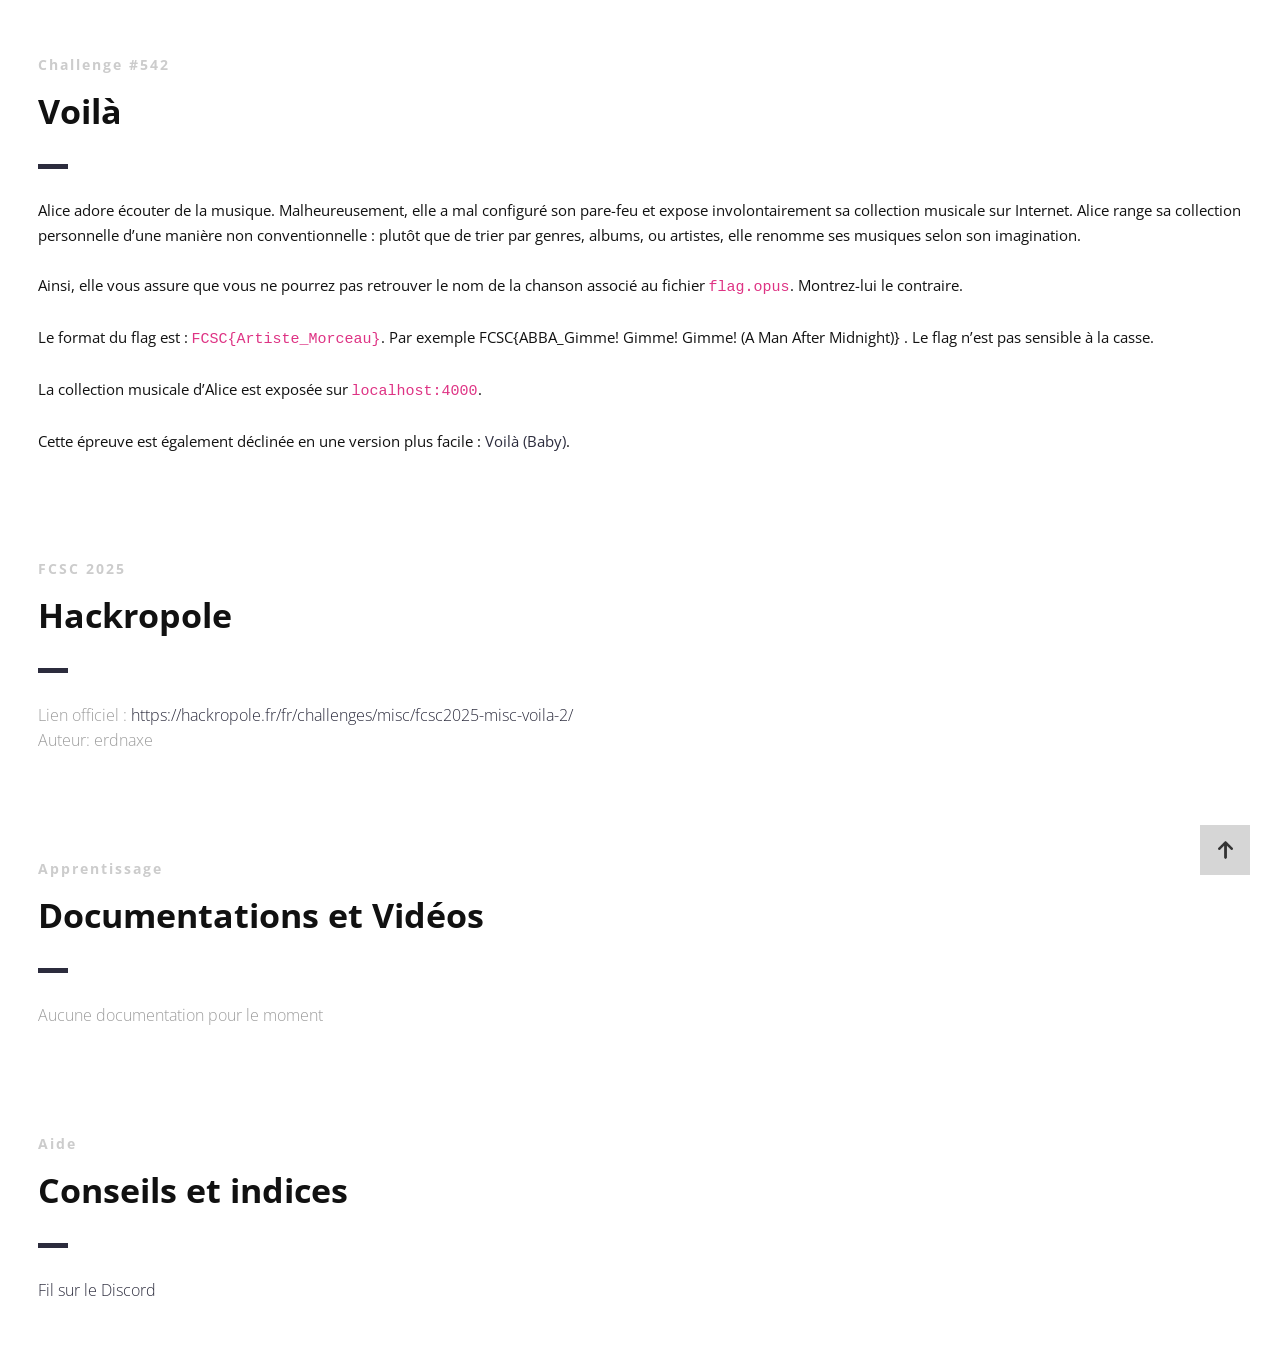
<file: presentation/index.html>
<!DOCTYPE html>
<html>

<head lang="fr">
    <meta charset="UTF-8">
    <!--Page Title-->
    <title>Hack-Oeil - Les CTFs de Cyrhades</title>
    <!--Meta Keywords and Description-->
    <meta name="keywords" content="">
    <meta name="description" content="">
    <meta name="viewport" content="width=device-width, initial-scale=1.0, user-scalable=no" />
    <link rel="shortcut icon" href="./assets/images/favicon.ico" title="Favicon" />
    <link rel="stylesheet" href="./assets/css/style.css">
    <link href='https://fonts.googleapis.com/css?family=Open+Sans:400,300,600,700,800' rel='stylesheet' type='text/css'>
    <script src="./assets/js/highlight.min.js"></script>
    <script src="./assets/js/highlight.min.js"></script>
    <script>
        document.addEventListener('DOMContentLoaded', () => {
            // Vérifie si la fenêtre est dans une iframe
            if (window.self !== window.top) {
                document.querySelectorAll('a').forEach((link) => {
                    link.addEventListener('click', (event) => {
                        const a = event.target.closest('a[href^="http"]');
                        if (a) {
                            event.preventDefault();
                            window.parent.postMessage({
                                type: "open-external",
                                url: a.href
                            }, "*");
                        }
                    });
                });
            }
            // Active la coloration syntaxique :
            if (window.hljs) {
                hljs.highlightAll();
            } else {
                console.error("Highlight.js non chargé !");
            }
        });
    </script>
</head>

<body>

    <div id="wrapper">
        <!--Main Content Area-->
        <main id="content">
            <!--Ctf-->
            <section class="ctf scrollto">
                <article class="row clearfix">
                    <div class="col-1">
                        <div class="section-heading">
                            <h3>Challenge #542</h3>
                            <h2 class="section-title">Voilà</h2>
                            <p>
Alice adore écouter de la musique. Malheureusement, elle a mal configuré son pare-feu et expose involontairement sa collection musicale sur Internet. Alice range sa collection personnelle d’une manière non conventionnelle : plutôt que de trier par genres, albums, ou artistes, elle renomme ses musiques selon son imagination.
<br /><br />
Ainsi, elle vous assure que vous ne pourrez pas retrouver le nom de la chanson associé au fichier <code>flag.opus</code>. Montrez-lui le contraire.
<br /><br />
Le format du flag est : <code>FCSC{Artiste_Morceau}</code>. Par exemple FCSC{ABBA_Gimme! Gimme! Gimme! (A Man After Midnight)} . Le flag n’est pas sensible à la casse.
<br /><br />
La collection musicale d’Alice est exposée sur <code>localhost:4000</code>.
<br /><br />
Cette épreuve est également déclinée en une version plus facile : <a href="https://ctfs.cyrhades.fr/starting/ctf/509" target="blank">Voilà (Baby)</a>.
                            </p>

                        </div>
                    </div>
                </article>

                <article class="row clearfix">
                    <div class="col-1">
                        <div class="section-heading">
                            <h3>FCSC 2025</h3>
                            <h2 class="section-title">Hackropole</h2>
                            <p class="section-subtitle">
                                Lien officiel :
                                <a target="_blank" href="https://hackropole.fr/fr/challenges/misc/fcsc2025-misc-voila-2/">https://hackropole.fr/fr/challenges/misc/fcsc2025-misc-voila-2/</a>
                                <br />
                                Auteur: erdnaxe
                            </p>
                        </div>
                    </div>
                </article>

                <article class="row clearfix">
                    <div class="col-1">
                        <div class="section-heading">
                            <h3>Apprentissage</h3>
                            <h2 class="section-title">Documentations et Vidéos</h2>
                            <p class="section-subtitle">
                                Aucune documentation pour le moment
                            </p>
                        </div>
                    </div>
                </article>

                <article class="row clearfix">
                    <div class="col-1">
                        <div class="section-heading">
                            <h3>Aide</h3>
                            <h2 class="section-title">Conseils et indices</h2>
                            <p class="section-subtitle">
                                <a target="_blank"
                                    href="https://discord.com/channels/1175764392307077120/1175764601716092948">Fil sur
                                    le Discord</a>
                            </p>
                        </div>
                    </div>
                </article>
            </section>
            <!--End of Ctf-->
        </main>
        <!--End Main Content Area-->

        <a id="scrollUp" href="#wrapper" style="position: fixed; z-index: 1000;"
            aria-label="Remonter en haut de la page" title="Remonter en tête de site"></a>
    </div>
</body>

</html>
</file>
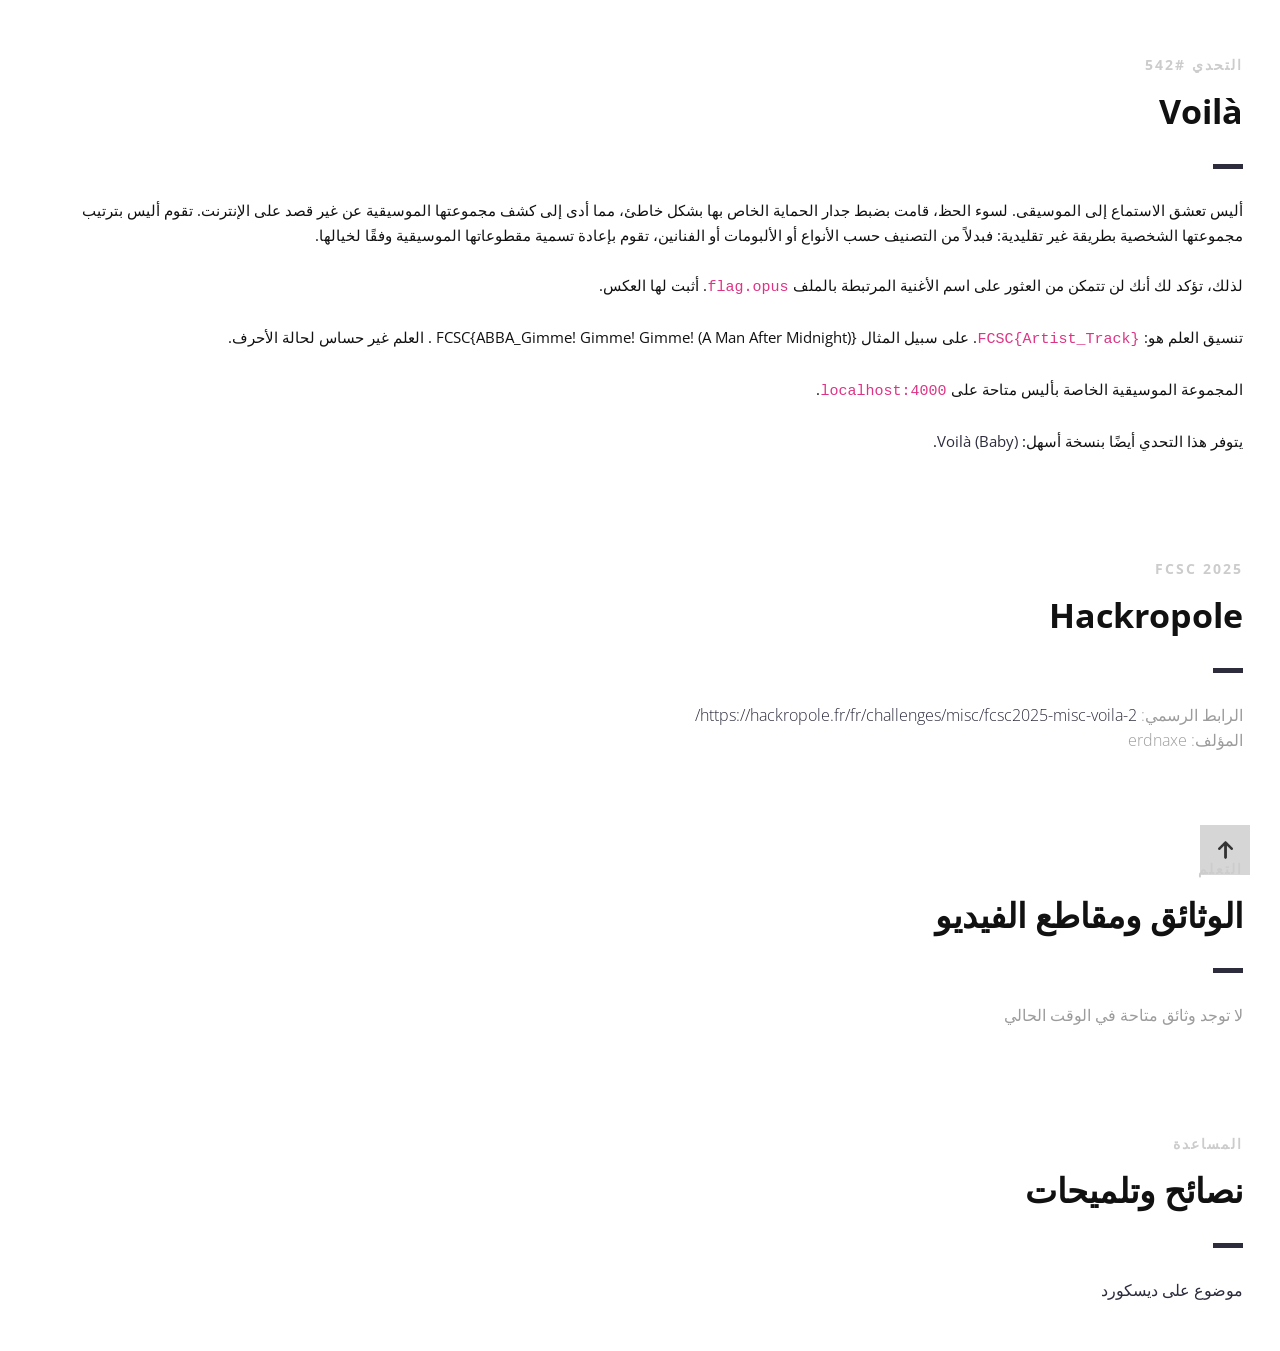
<file: presentation/index_ar.html>
<!DOCTYPE html>
<html lang="ar" dir="rtl">

<head>
    <meta charset="UTF-8">
    <!--Page Title-->
    <title>Hack-Oeil - تحديات Cyrhades في CTF</title>
    <!--Meta Keywords and Description-->
    <meta name="keywords" content="">
    <meta name="description" content="">
    <meta name="viewport" content="width=device-width, initial-scale=1.0, user-scalable=no" />
    <link rel="shortcut icon" href="./assets/images/favicon.ico" title="Favicon" />
    <link rel="stylesheet" href="./assets/css/style.css">
    <link href='https://fonts.googleapis.com/css?family=Open+Sans:400,300,600,700,800' rel='stylesheet' type='text/css'>
    <script src="./assets/js/highlight.min.js"></script>
    <script>
        document.addEventListener('DOMContentLoaded', () => {
            // التحقق مما إذا كانت النافذة داخل iframe
            if (window.self !== window.top) {
                document.querySelectorAll('a').forEach((link) => {
                    link.addEventListener('click', (event) => {
                        const a = event.target.closest('a[href^="http"]');
                        if (a) {
                            event.preventDefault();
                            window.parent.postMessage({
                                type: "open-external",
                                url: a.href
                            }, "*");
                        }
                    });
                });
            }
            // تفعيل تلوين التعليمات البرمجية:
            if (window.hljs) {
                hljs.highlightAll();
            } else {
                console.error("Highlight.js غير محمل!");
            }
        });
    </script>
</head>

<body>

    <div id="wrapper">
        <!--Main Content Area-->
        <main id="content">
            <!--Ctf-->
            <section class="ctf scrollto">
                <article class="row clearfix">
                    <div class="col-1">
                        <div class="section-heading">
                            <h3>التحدي #542</h3>
                            <h2 class="section-title">Voilà</h2>
                            <p>
أليس تعشق الاستماع إلى الموسيقى. لسوء الحظ، قامت بضبط جدار الحماية الخاص بها بشكل خاطئ، مما أدى إلى كشف مجموعتها الموسيقية عن غير قصد على الإنترنت. تقوم أليس بترتيب مجموعتها الشخصية بطريقة غير تقليدية: فبدلاً من التصنيف حسب الأنواع أو الألبومات أو الفنانين، تقوم بإعادة تسمية مقطوعاتها الموسيقية وفقًا لخيالها.
<br /><br />
لذلك، تؤكد لك أنك لن تتمكن من العثور على اسم الأغنية المرتبطة بالملف <code>flag.opus</code>. أثبت لها العكس.
<br /><br />
تنسيق العلم هو: <code>FCSC{Artist_Track}</code>. على سبيل المثال FCSC{ABBA_Gimme! Gimme! Gimme! (A Man After Midnight)} . العلم غير حساس لحالة الأحرف.
<br /><br />
المجموعة الموسيقية الخاصة بأليس متاحة على <code>localhost:4000</code>.
<br /><br />
يتوفر هذا التحدي أيضًا بنسخة أسهل: <a href="https://ctfs.cyrhades.fr/starting/ctf/509" target="blank">Voilà (Baby)</a>.
                            </p>

                        </div>
                    </div>
                </article>

                <article class="row clearfix">
                    <div class="col-1">
                        <div class="section-heading">
                            <h3>FCSC 2025</h3>
                            <h2 class="section-title">Hackropole</h2>
                            <p class="section-subtitle">
                                الرابط الرسمي:
                                <a target="_blank" href="https://hackropole.fr/fr/challenges/misc/fcsc2025-misc-voila-2/">https://hackropole.fr/fr/challenges/misc/fcsc2025-misc-voila-2/</a>
                                <br />
                                المؤلف: erdnaxe
                            </p>
                        </div>
                    </div>
                </article>

                <article class="row clearfix">
                    <div class="col-1">
                        <div class="section-heading">
                            <h3>التعلم</h3>
                            <h2 class="section-title">الوثائق ومقاطع الفيديو</h2>
                            <p class="section-subtitle">
                                لا توجد وثائق متاحة في الوقت الحالي
                            </p>
                        </div>
                    </div>
                </article>

                <article class="row clearfix">
                    <div class="col-1">
                        <div class="section-heading">
                            <h3>المساعدة</h3>
                            <h2 class="section-title">نصائح وتلميحات</h2>
                            <p class="section-subtitle">
                                <a target="_blank"
                                    href="https://discord.com/channels/1175764392307077120/1175764601716092948">موضوع على ديسكورد</a>
                            </p>
                        </div>
                    </div>
                </article>
            </section>
            <!--End of Ctf-->
        </main>
        <!--End Main Content Area-->

        <a id="scrollUp" href="#wrapper" style="position: fixed; z-index: 1000;"
            aria-label="الرجوع إلى أعلى الصفحة" title="الرجوع إلى الأعلى"></a>
    </div>
</body>

</html>
</file>
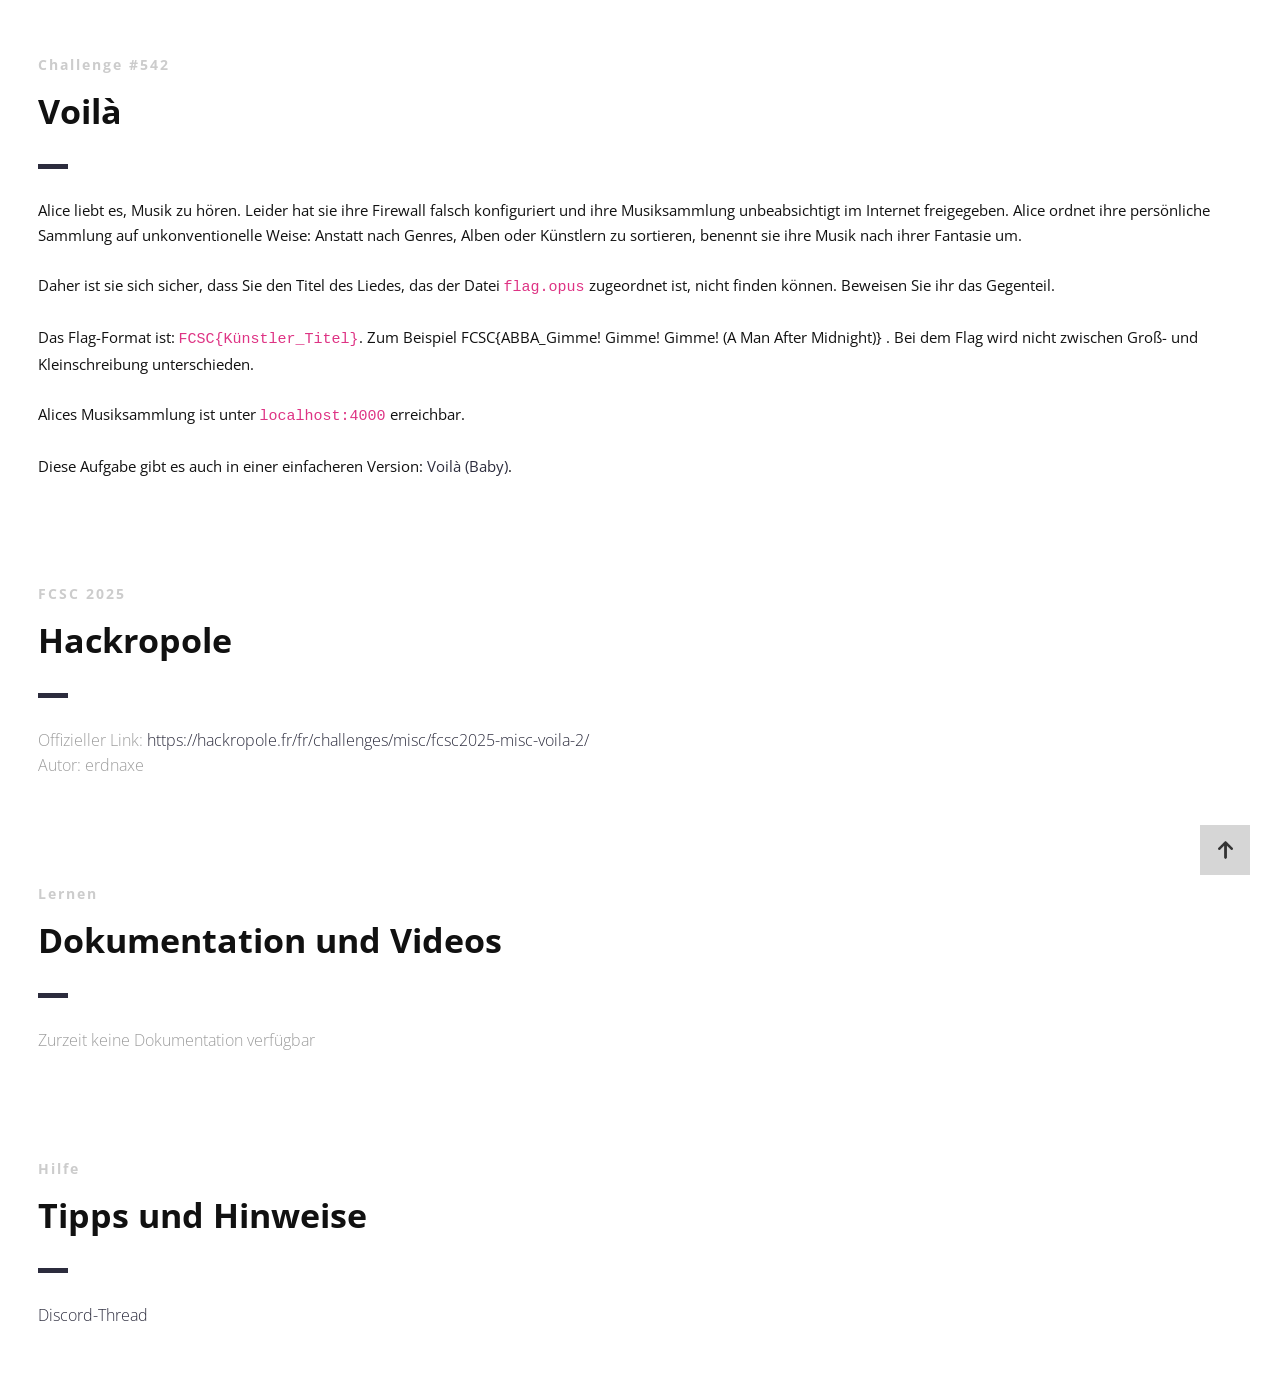
<file: presentation/index_de.html>
<!DOCTYPE html>
<html lang="de">

<head>
    <meta charset="UTF-8">
    <!--Page Title-->
    <title>Hack-Oeil - Die CTFs von Cyrhades</title>
    <!--Meta Keywords and Description-->
    <meta name="keywords" content="">
    <meta name="description" content="">
    <meta name="viewport" content="width=device-width, initial-scale=1.0, user-scalable=no" />
    <link rel="shortcut icon" href="./assets/images/favicon.ico" title="Favicon" />
    <link rel="stylesheet" href="./assets/css/style.css">
    <link href='https://fonts.googleapis.com/css?family=Open+Sans:400,300,600,700,800' rel='stylesheet' type='text/css'>
    <script src="./assets/js/highlight.min.js"></script>
    <script>
        document.addEventListener('DOMContentLoaded', () => {
            // Überprüft, ob sich das Fenster in einem Iframe befindet
            if (window.self !== window.top) {
                document.querySelectorAll('a').forEach((link) => {
                    link.addEventListener('click', (event) => {
                        const a = event.target.closest('a[href^="http"]');
                        if (a) {
                            event.preventDefault();
                            window.parent.postMessage({
                                type: "open-external",
                                url: a.href
                            }, "*");
                        }
                    });
                });
            }
            // Syntax-Highlighting aktivieren:
            if (window.hljs) {
                hljs.highlightAll();
            } else {
                console.error("Highlight.js nicht geladen!");
            }
        });
    </script>
</head>

<body>

    <div id="wrapper">
        <!--Main Content Area-->
        <main id="content">
            <!--Ctf-->
            <section class="ctf scrollto">
                <article class="row clearfix">
                    <div class="col-1">
                        <div class="section-heading">
                            <h3>Challenge #542</h3>
                            <h2 class="section-title">Voilà</h2>
                            <p>
Alice liebt es, Musik zu hören. Leider hat sie ihre Firewall falsch konfiguriert und ihre Musiksammlung unbeabsichtigt im Internet freigegeben. Alice ordnet ihre persönliche Sammlung auf unkonventionelle Weise: Anstatt nach Genres, Alben oder Künstlern zu sortieren, benennt sie ihre Musik nach ihrer Fantasie um.
<br /><br />
Daher ist sie sich sicher, dass Sie den Titel des Liedes, das der Datei <code>flag.opus</code> zugeordnet ist, nicht finden können. Beweisen Sie ihr das Gegenteil.
<br /><br />
Das Flag-Format ist: <code>FCSC{Künstler_Titel}</code>. Zum Beispiel FCSC{ABBA_Gimme! Gimme! Gimme! (A Man After Midnight)} . Bei dem Flag wird nicht zwischen Groß- und Kleinschreibung unterschieden.
<br /><br />
Alices Musiksammlung ist unter <code>localhost:4000</code> erreichbar.
<br /><br />
Diese Aufgabe gibt es auch in einer einfacheren Version: <a href="https://ctfs.cyrhades.fr/starting/ctf/509" target="blank">Voilà (Baby)</a>.
                            </p>

                        </div>
                    </div>
                </article>

                <article class="row clearfix">
                    <div class="col-1">
                        <div class="section-heading">
                            <h3>FCSC 2025</h3>
                            <h2 class="section-title">Hackropole</h2>
                            <p class="section-subtitle">
                                Offizieller Link:
                                <a target="_blank" href="https://hackropole.fr/fr/challenges/misc/fcsc2025-misc-voila-2/">https://hackropole.fr/fr/challenges/misc/fcsc2025-misc-voila-2/</a>
                                <br />
                                Autor: erdnaxe
                            </p>
                        </div>
                    </div>
                </article>

                <article class="row clearfix">
                    <div class="col-1">
                        <div class="section-heading">
                            <h3>Lernen</h3>
                            <h2 class="section-title">Dokumentation und Videos</h2>
                            <p class="section-subtitle">
                                Zurzeit keine Dokumentation verfügbar
                            </p>
                        </div>
                    </div>
                </article>

                <article class="row clearfix">
                    <div class="col-1">
                        <div class="section-heading">
                            <h3>Hilfe</h3>
                            <h2 class="section-title">Tipps und Hinweise</h2>
                            <p class="section-subtitle">
                                <a target="_blank"
                                    href="https://discord.com/channels/1175764392307077120/1175764601716092948">Discord-Thread</a>
                            </p>
                        </div>
                    </div>
                </article>
            </section>
            <!--End of Ctf-->
        </main>
        <!--End Main Content Area-->

        <a id="scrollUp" href="#wrapper" style="position: fixed; z-index: 1000;"
            aria-label="Nach oben scrollen" title="Zurück nach oben"></a>
    </div>
</body>

</html>
</file>
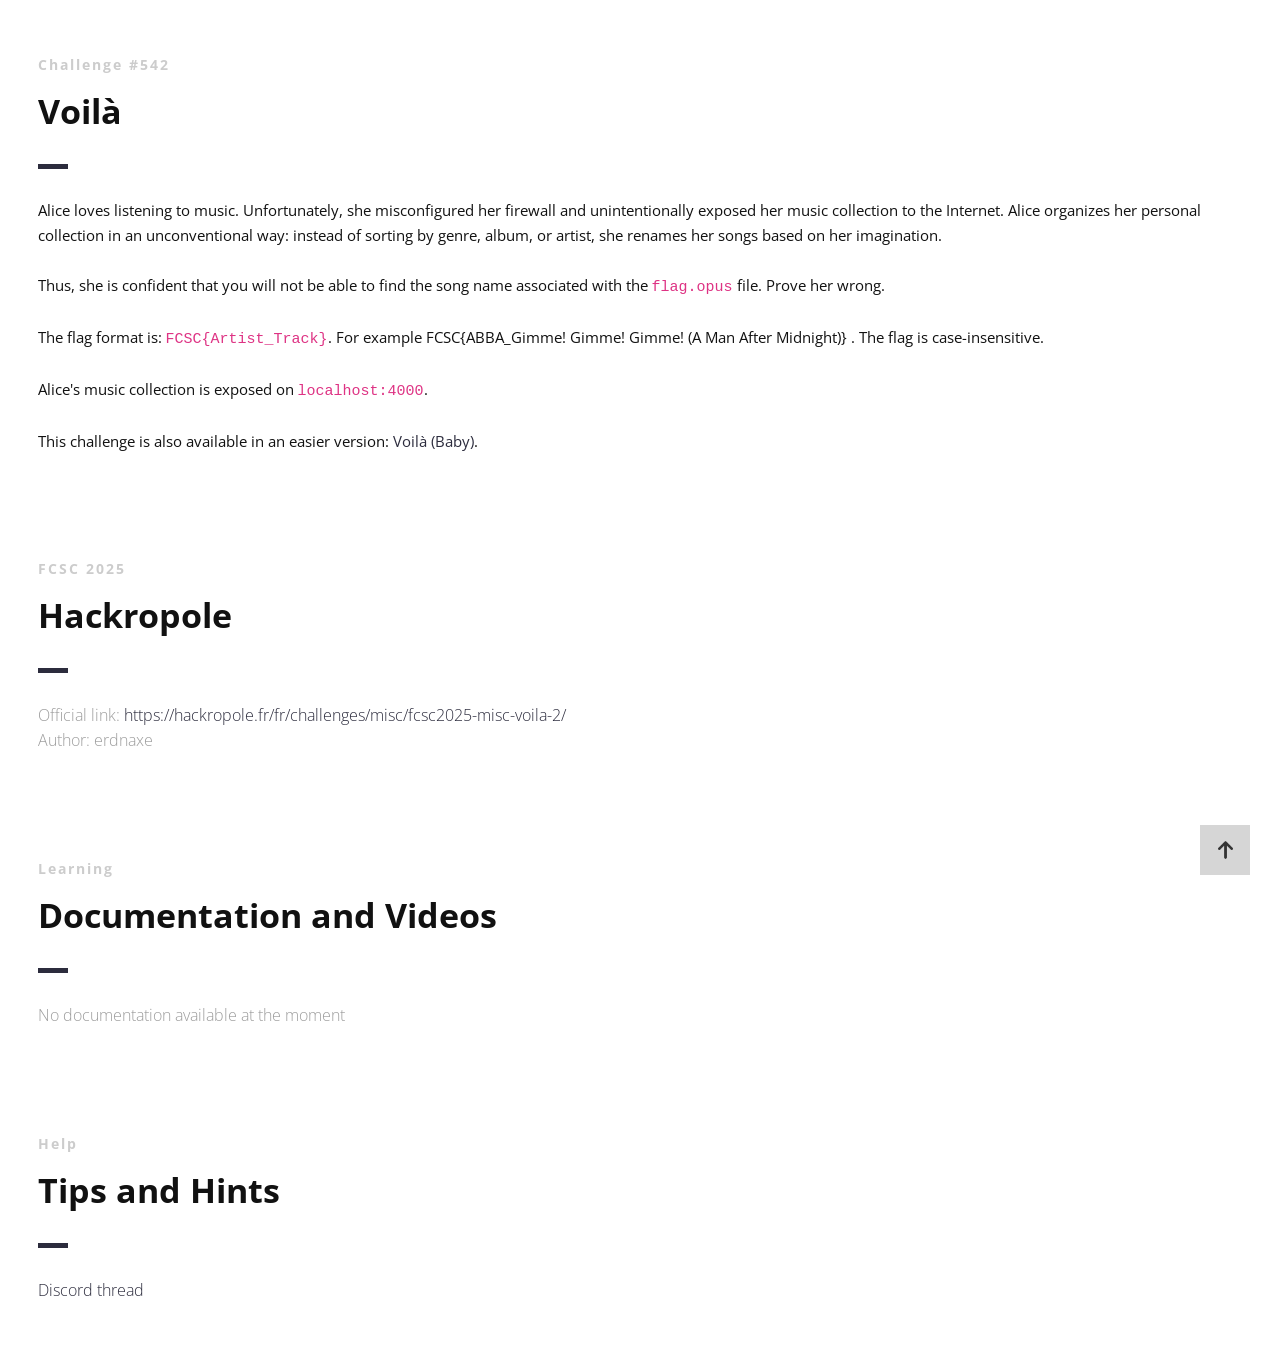
<file: presentation/index_en.html>
<!DOCTYPE html>
<html lang="en">

<head>
    <meta charset="UTF-8">
    <!--Page Title-->
    <title>Hack-Oeil - Cyrhades CTF</title>
    <!--Meta Keywords and Description-->
    <meta name="keywords" content="">
    <meta name="description" content="">
    <meta name="viewport" content="width=device-width, initial-scale=1.0, user-scalable=no" />
    <link rel="shortcut icon" href="./assets/images/favicon.ico" title="Favicon" />
    <link rel="stylesheet" href="./assets/css/style.css">
    <link href='https://fonts.googleapis.com/css?family=Open+Sans:400,300,600,700,800' rel='stylesheet' type='text/css'>
    <script src="./assets/js/highlight.min.js"></script>
    <script>
        document.addEventListener('DOMContentLoaded', () => {
            // Check if window is in an iframe
            if (window.self !== window.top) {
                document.querySelectorAll('a').forEach((link) => {
                    link.addEventListener('click', (event) => {
                        const a = event.target.closest('a[href^="http"]');
                        if (a) {
                            event.preventDefault();
                            window.parent.postMessage({
                                type: "open-external",
                                url: a.href
                            }, "*");
                        }
                    });
                });
            }
            // Enable syntax highlighting:
            if (window.hljs) {
                hljs.highlightAll();
            } else {
                console.error("Highlight.js not loaded!");
            }
        });
    </script>
</head>

<body>

    <div id="wrapper">
        <!--Main Content Area-->
        <main id="content">
            <!--Ctf-->
            <section class="ctf scrollto">
                <article class="row clearfix">
                    <div class="col-1">
                        <div class="section-heading">
                            <h3>Challenge #542</h3>
                            <h2 class="section-title">Voilà</h2>
                            <p>
Alice loves listening to music. Unfortunately, she misconfigured her firewall and unintentionally exposed her music collection to the Internet. Alice organizes her personal collection in an unconventional way: instead of sorting by genre, album, or artist, she renames her songs based on her imagination.
<br /><br />
Thus, she is confident that you will not be able to find the song name associated with the <code>flag.opus</code> file. Prove her wrong.
<br /><br />
The flag format is: <code>FCSC{Artist_Track}</code>. For example FCSC{ABBA_Gimme! Gimme! Gimme! (A Man After Midnight)} . The flag is case-insensitive.
<br /><br />
Alice's music collection is exposed on <code>localhost:4000</code>.
<br /><br />
This challenge is also available in an easier version: <a href="https://ctfs.cyrhades.fr/starting/ctf/509" target="blank">Voilà (Baby)</a>.
                            </p>

                        </div>
                    </div>
                </article>

                <article class="row clearfix">
                    <div class="col-1">
                        <div class="section-heading">
                            <h3>FCSC 2025</h3>
                            <h2 class="section-title">Hackropole</h2>
                            <p class="section-subtitle">
                                Official link:
                                <a target="_blank" href="https://hackropole.fr/fr/challenges/misc/fcsc2025-misc-voila-2/">https://hackropole.fr/fr/challenges/misc/fcsc2025-misc-voila-2/</a>
                                <br />
                                Author: erdnaxe
                            </p>
                        </div>
                    </div>
                </article>

                <article class="row clearfix">
                    <div class="col-1">
                        <div class="section-heading">
                            <h3>Learning</h3>
                            <h2 class="section-title">Documentation and Videos</h2>
                            <p class="section-subtitle">
                                No documentation available at the moment
                            </p>
                        </div>
                    </div>
                </article>

                <article class="row clearfix">
                    <div class="col-1">
                        <div class="section-heading">
                            <h3>Help</h3>
                            <h2 class="section-title">Tips and Hints</h2>
                            <p class="section-subtitle">
                                <a target="_blank"
                                    href="https://discord.com/channels/1175764392307077120/1175764601716092948">Discord
                                    thread</a>
                            </p>
                        </div>
                    </div>
                </article>
            </section>
            <!--End of Ctf-->
        </main>
        <!--End Main Content Area-->

        <a id="scrollUp" href="#wrapper" style="position: fixed; z-index: 1000;"
            aria-label="Scroll to top" title="Back to top"></a>
    </div>
</body>

</html>
</file>
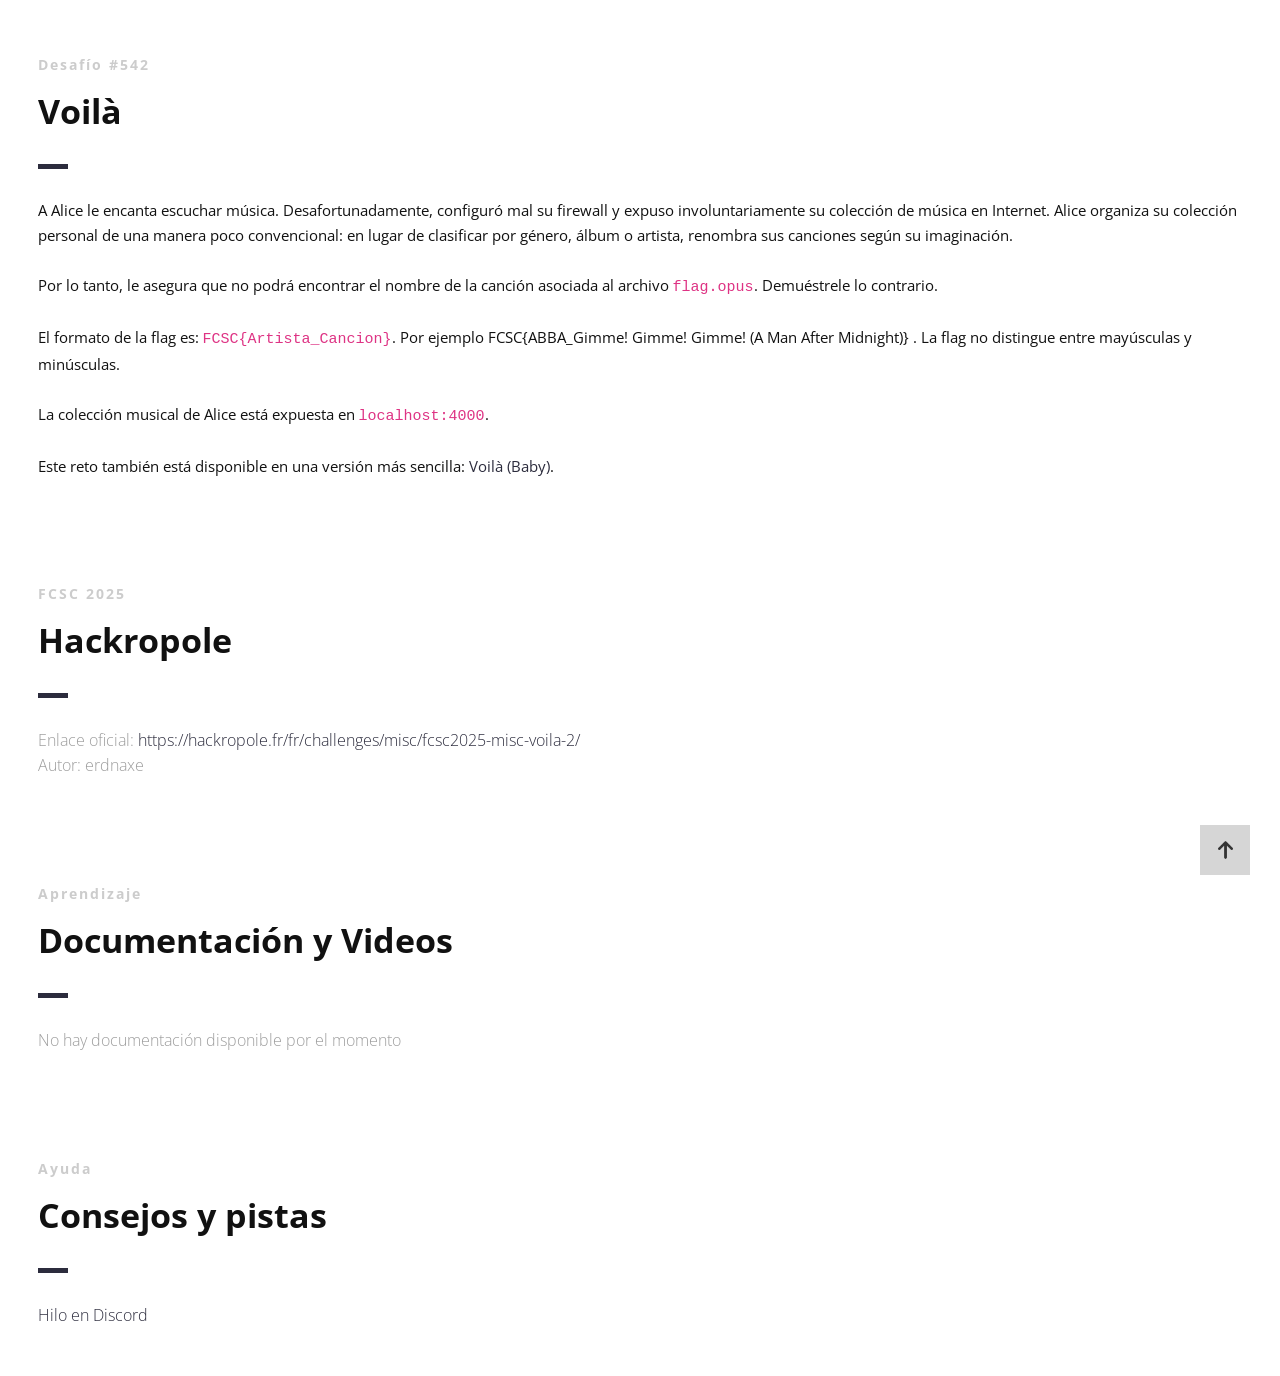
<file: presentation/index_es.html>
<!DOCTYPE html>
<html lang="es">

<head>
    <meta charset="UTF-8">
    <!--Page Title-->
    <title>Hack-Oeil - Los CTFs de Cyrhades</title>
    <!--Meta Keywords and Description-->
    <meta name="keywords" content="">
    <meta name="description" content="">
    <meta name="viewport" content="width=device-width, initial-scale=1.0, user-scalable=no" />
    <link rel="shortcut icon" href="./assets/images/favicon.ico" title="Favicon" />
    <link rel="stylesheet" href="./assets/css/style.css">
    <link href='https://fonts.googleapis.com/css?family=Open+Sans:400,300,600,700,800' rel='stylesheet' type='text/css'>
    <script src="./assets/js/highlight.min.js"></script>
    <script>
        document.addEventListener('DOMContentLoaded', () => {
            // Comprueba si la ventana está en un iframe
            if (window.self !== window.top) {
                document.querySelectorAll('a').forEach((link) => {
                    link.addEventListener('click', (event) => {
                        const a = event.target.closest('a[href^="http"]');
                        if (a) {
                            event.preventDefault();
                            window.parent.postMessage({
                                type: "open-external",
                                url: a.href
                            }, "*");
                        }
                    });
                });
            }
            // Activa el resaltado de sintaxis:
            if (window.hljs) {
                hljs.highlightAll();
            } else {
                console.error("Highlight.js no cargado!");
            }
        });
    </script>
</head>

<body>

    <div id="wrapper">
        <!--Main Content Area-->
        <main id="content">
            <!--Ctf-->
            <section class="ctf scrollto">
                <article class="row clearfix">
                    <div class="col-1">
                        <div class="section-heading">
                            <h3>Desafío #542</h3>
                            <h2 class="section-title">Voilà</h2>
                            <p>
A Alice le encanta escuchar música. Desafortunadamente, configuró mal su firewall y expuso involuntariamente su colección de música en Internet. Alice organiza su colección personal de una manera poco convencional: en lugar de clasificar por género, álbum o artista, renombra sus canciones según su imaginación.
<br /><br />
Por lo tanto, le asegura que no podrá encontrar el nombre de la canción asociada al archivo <code>flag.opus</code>. Demuéstrele lo contrario.
<br /><br />
El formato de la flag es: <code>FCSC{Artista_Cancion}</code>. Por ejemplo FCSC{ABBA_Gimme! Gimme! Gimme! (A Man After Midnight)} . La flag no distingue entre mayúsculas y minúsculas.
<br /><br />
La colección musical de Alice está expuesta en <code>localhost:4000</code>.
<br /><br />
Este reto también está disponible en una versión más sencilla: <a href="https://ctfs.cyrhades.fr/starting/ctf/509" target="blank">Voilà (Baby)</a>.
                            </p>

                        </div>
                    </div>
                </article>

                <article class="row clearfix">
                    <div class="col-1">
                        <div class="section-heading">
                            <h3>FCSC 2025</h3>
                            <h2 class="section-title">Hackropole</h2>
                            <p class="section-subtitle">
                                Enlace oficial:
                                <a target="_blank" href="https://hackropole.fr/fr/challenges/misc/fcsc2025-misc-voila-2/">https://hackropole.fr/fr/challenges/misc/fcsc2025-misc-voila-2/</a>
                                <br />
                                Autor: erdnaxe
                            </p>
                        </div>
                    </div>
                </article>

                <article class="row clearfix">
                    <div class="col-1">
                        <div class="section-heading">
                            <h3>Aprendizaje</h3>
                            <h2 class="section-title">Documentación y Videos</h2>
                            <p class="section-subtitle">
                                No hay documentación disponible por el momento
                            </p>
                        </div>
                    </div>
                </article>

                <article class="row clearfix">
                    <div class="col-1">
                        <div class="section-heading">
                            <h3>Ayuda</h3>
                            <h2 class="section-title">Consejos y pistas</h2>
                            <p class="section-subtitle">
                                <a target="_blank"
                                    href="https://discord.com/channels/1175764392307077120/1175764601716092948">Hilo en Discord</a>
                            </p>
                        </div>
                    </div>
                </article>
            </section>
            <!--End of Ctf-->
        </main>
        <!--End Main Content Area-->

        <a id="scrollUp" href="#wrapper" style="position: fixed; z-index: 1000;"
            aria-label="Volver arriba" title="Volver al principio de la página"></a>
    </div>
</body>

</html>
</file>
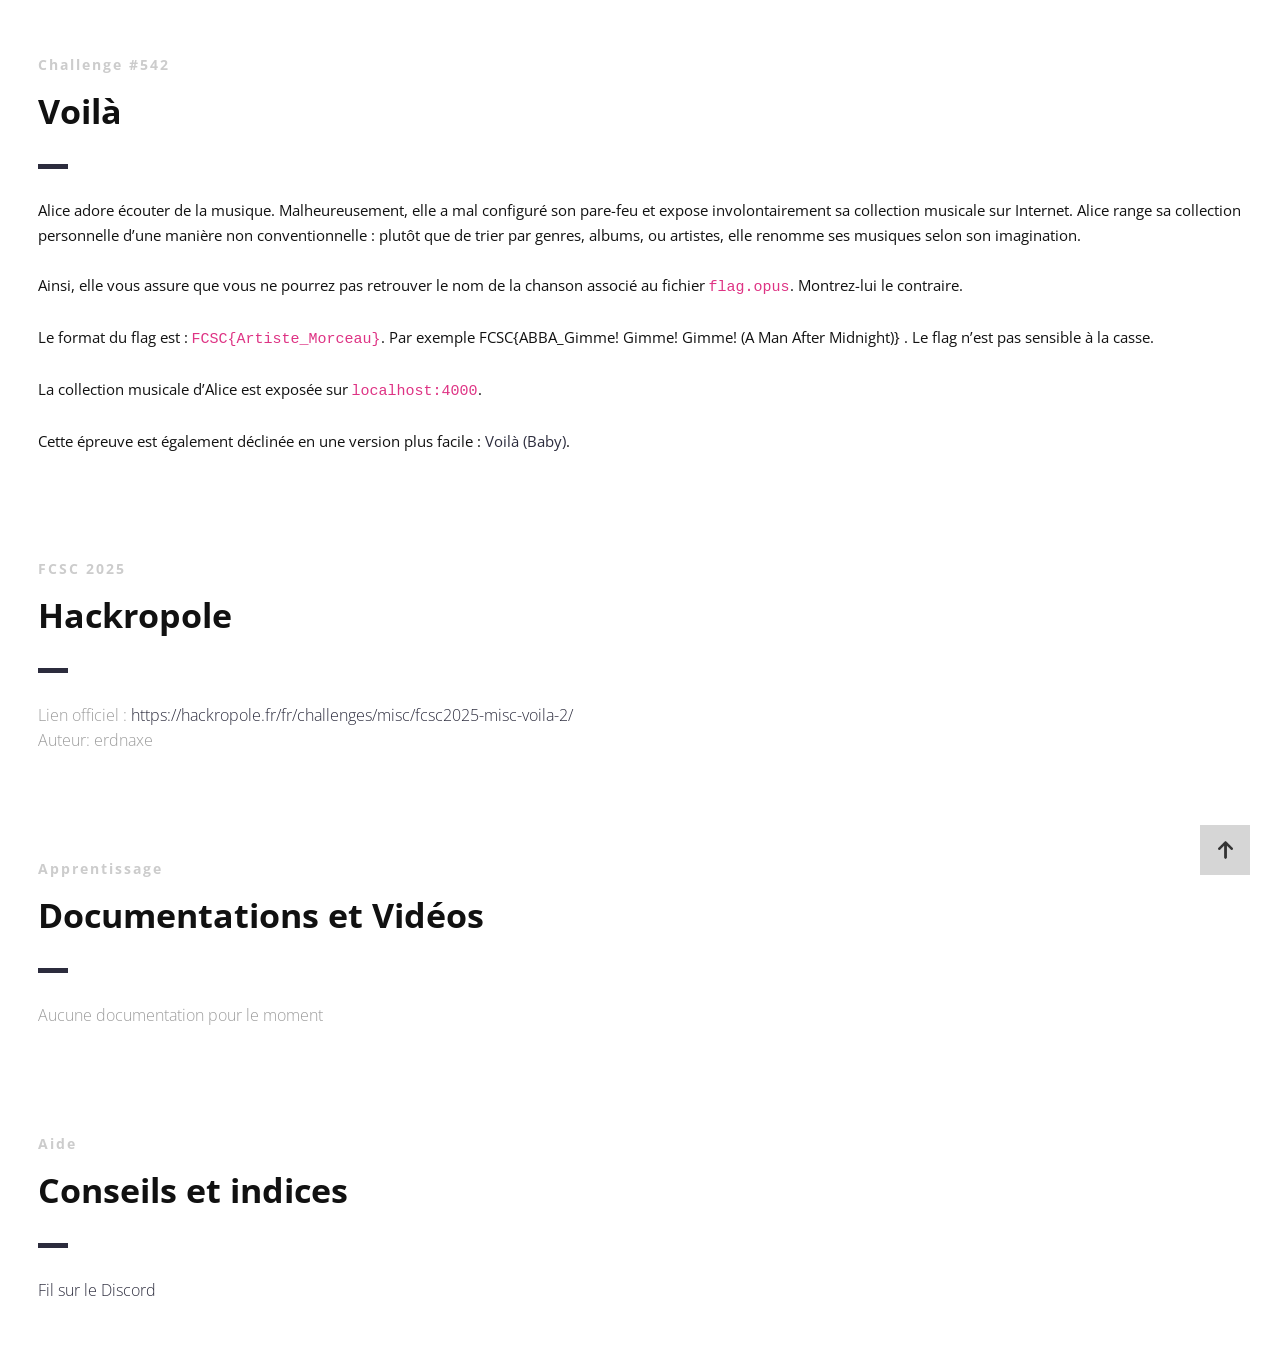
<file: presentation/index_fr.html>
<!DOCTYPE html>
<html lang="fr">

<head>
    <meta charset="UTF-8">
    <!--Page Title-->
    <title>Hack-Oeil - Les CTFs de Cyrhades</title>
    <!--Meta Keywords and Description-->
    <meta name="keywords" content="">
    <meta name="description" content="">
    <meta name="viewport" content="width=device-width, initial-scale=1.0, user-scalable=no" />
    <link rel="shortcut icon" href="./assets/images/favicon.ico" title="Favicon" />
    <link rel="stylesheet" href="./assets/css/style.css">
    <link href='https://fonts.googleapis.com/css?family=Open+Sans:400,300,600,700,800' rel='stylesheet' type='text/css'>
    <script src="./assets/js/highlight.min.js"></script>
    <script>
        document.addEventListener('DOMContentLoaded', () => {
            // Vérifie si la fenêtre est dans une iframe
            if (window.self !== window.top) {
                document.querySelectorAll('a').forEach((link) => {
                    link.addEventListener('click', (event) => {
                        const a = event.target.closest('a[href^="http"]');
                        if (a) {
                            event.preventDefault();
                            window.parent.postMessage({
                                type: "open-external",
                                url: a.href
                            }, "*");
                        }
                    });
                });
            }
            // Active la coloration syntaxique :
            if (window.hljs) {
                hljs.highlightAll();
            } else {
                console.error("Highlight.js non chargé !");
            }
        });
    </script>
</head>

<body>

    <div id="wrapper">
        <!--Main Content Area-->
        <main id="content">
            <!--Ctf-->
            <section class="ctf scrollto">
                <article class="row clearfix">
                    <div class="col-1">
                        <div class="section-heading">
                            <h3>Challenge #542</h3>
                            <h2 class="section-title">Voilà</h2>
                            <p>
Alice adore écouter de la musique. Malheureusement, elle a mal configuré son pare-feu et expose involontairement sa collection musicale sur Internet. Alice range sa collection personnelle d’une manière non conventionnelle : plutôt que de trier par genres, albums, ou artistes, elle renomme ses musiques selon son imagination.
<br /><br />
Ainsi, elle vous assure que vous ne pourrez pas retrouver le nom de la chanson associé au fichier <code>flag.opus</code>. Montrez-lui le contraire.
<br /><br />
Le format du flag est : <code>FCSC{Artiste_Morceau}</code>. Par exemple FCSC{ABBA_Gimme! Gimme! Gimme! (A Man After Midnight)} . Le flag n’est pas sensible à la casse.
<br /><br />
La collection musicale d’Alice est exposée sur <code>localhost:4000</code>.
<br /><br />
Cette épreuve est également déclinée en une version plus facile : <a href="https://ctfs.cyrhades.fr/starting/ctf/509" target="blank">Voilà (Baby)</a>.
                            </p>

                        </div>
                    </div>
                </article>

                <article class="row clearfix">
                    <div class="col-1">
                        <div class="section-heading">
                            <h3>FCSC 2025</h3>
                            <h2 class="section-title">Hackropole</h2>
                            <p class="section-subtitle">
                                Lien officiel :
                                <a target="_blank" href="https://hackropole.fr/fr/challenges/misc/fcsc2025-misc-voila-2/">https://hackropole.fr/fr/challenges/misc/fcsc2025-misc-voila-2/</a>
                                <br />
                                Auteur: erdnaxe
                            </p>
                        </div>
                    </div>
                </article>

                <article class="row clearfix">
                    <div class="col-1">
                        <div class="section-heading">
                            <h3>Apprentissage</h3>
                            <h2 class="section-title">Documentations et Vidéos</h2>
                            <p class="section-subtitle">
                                Aucune documentation pour le moment
                            </p>
                        </div>
                    </div>
                </article>

                <article class="row clearfix">
                    <div class="col-1">
                        <div class="section-heading">
                            <h3>Aide</h3>
                            <h2 class="section-title">Conseils et indices</h2>
                            <p class="section-subtitle">
                                <a target="_blank"
                                    href="https://discord.com/channels/1175764392307077120/1175764601716092948">Fil sur
                                    le Discord</a>
                            </p>
                        </div>
                    </div>
                </article>
            </section>
            <!--End of Ctf-->
        </main>
        <!--End Main Content Area-->

        <a id="scrollUp" href="#wrapper" style="position: fixed; z-index: 1000;"
            aria-label="Remonter en haut de la page" title="Remonter en tête de site"></a>
    </div>
</body>

</html>
</file>
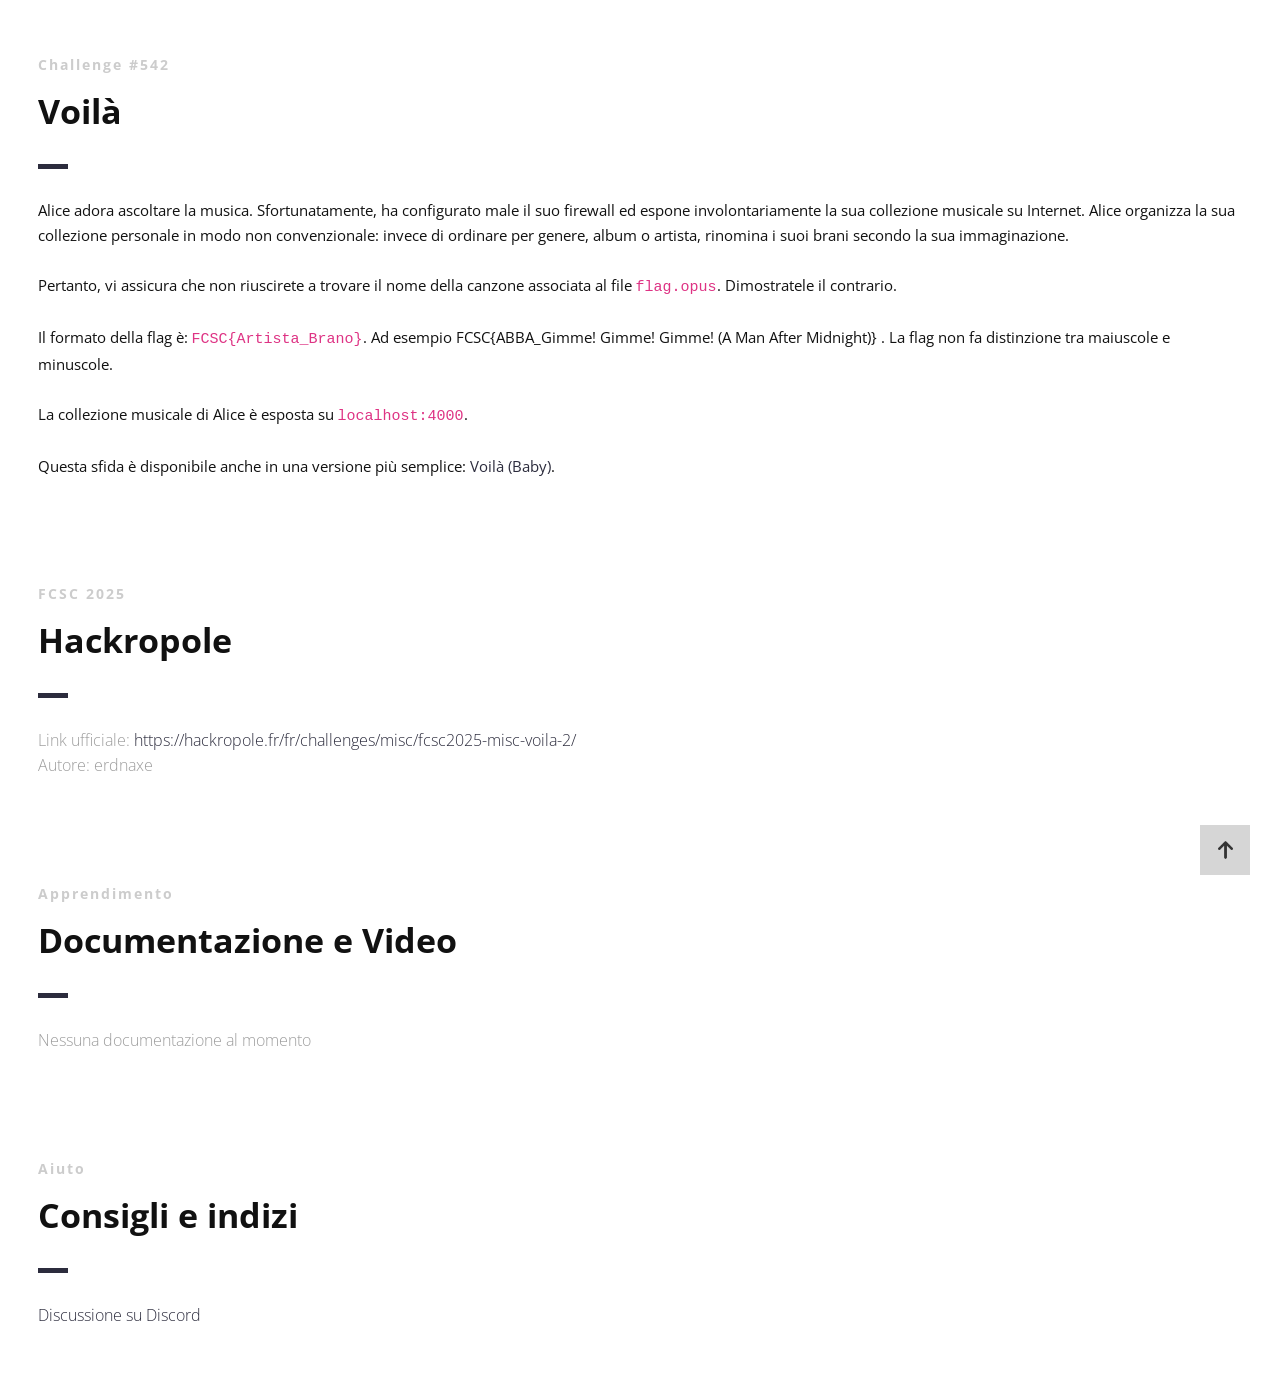
<file: presentation/index_it.html>
<!DOCTYPE html>
<html lang="it">

<head>
    <meta charset="UTF-8">
    <!--Page Title-->
    <title>Hack-Oeil - I CTF di Cyrhades</title>
    <!--Meta Keywords and Description-->
    <meta name="keywords" content="">
    <meta name="description" content="">
    <meta name="viewport" content="width=device-width, initial-scale=1.0, user-scalable=no" />
    <link rel="shortcut icon" href="./assets/images/favicon.ico" title="Favicon" />
    <link rel="stylesheet" href="./assets/css/style.css">
    <link href='https://fonts.googleapis.com/css?family=Open+Sans:400,300,600,700,800' rel='stylesheet' type='text/css'>
    <script src="./assets/js/highlight.min.js"></script>
    <script>
        document.addEventListener('DOMContentLoaded', () => {
            // Verifica se la finestra si trova in un iframe
            if (window.self !== window.top) {
                document.querySelectorAll('a').forEach((link) => {
                    link.addEventListener('click', (event) => {
                        const a = event.target.closest('a[href^="http"]');
                        if (a) {
                            event.preventDefault();
                            window.parent.postMessage({
                                type: "open-external",
                                url: a.href
                            }, "*");
                        }
                    });
                });
            }
            // Attiva l'evidenziazione della sintassi:
            if (window.hljs) {
                hljs.highlightAll();
            } else {
                console.error("Highlight.js non caricato!");
            }
        });
    </script>
</head>

<body>

    <div id="wrapper">
        <!--Main Content Area-->
        <main id="content">
            <!--Ctf-->
            <section class="ctf scrollto">
                <article class="row clearfix">
                    <div class="col-1">
                        <div class="section-heading">
                            <h3>Challenge #542</h3>
                            <h2 class="section-title">Voilà</h2>
                            <p>
Alice adora ascoltare la musica. Sfortunatamente, ha configurato male il suo firewall ed espone involontariamente la sua collezione musicale su Internet. Alice organizza la sua collezione personale in modo non convenzionale: invece di ordinare per genere, album o artista, rinomina i suoi brani secondo la sua immaginazione.
<br /><br />
Pertanto, vi assicura che non riuscirete a trovare il nome della canzone associata al file <code>flag.opus</code>. Dimostratele il contrario.
<br /><br />
Il formato della flag è: <code>FCSC{Artista_Brano}</code>. Ad esempio FCSC{ABBA_Gimme! Gimme! Gimme! (A Man After Midnight)} . La flag non fa distinzione tra maiuscole e minuscole.
<br /><br />
La collezione musicale di Alice è esposta su <code>localhost:4000</code>.
<br /><br />
Questa sfida è disponibile anche in una versione più semplice: <a href="https://ctfs.cyrhades.fr/starting/ctf/509" target="blank">Voilà (Baby)</a>.
                            </p>

                        </div>
                    </div>
                </article>

                <article class="row clearfix">
                    <div class="col-1">
                        <div class="section-heading">
                            <h3>FCSC 2025</h3>
                            <h2 class="section-title">Hackropole</h2>
                            <p class="section-subtitle">
                                Link ufficiale:
                                <a target="_blank" href="https://hackropole.fr/fr/challenges/misc/fcsc2025-misc-voila-2/">https://hackropole.fr/fr/challenges/misc/fcsc2025-misc-voila-2/</a>
                                <br />
                                Autore: erdnaxe
                            </p>
                        </div>
                    </div>
                </article>

                <article class="row clearfix">
                    <div class="col-1">
                        <div class="section-heading">
                            <h3>Apprendimento</h3>
                            <h2 class="section-title">Documentazione e Video</h2>
                            <p class="section-subtitle">
                                Nessuna documentazione al momento
                            </p>
                        </div>
                    </div>
                </article>

                <article class="row clearfix">
                    <div class="col-1">
                        <div class="section-heading">
                            <h3>Aiuto</h3>
                            <h2 class="section-title">Consigli e indizi</h2>
                            <p class="section-subtitle">
                                <a target="_blank"
                                    href="https://discord.com/channels/1175764392307077120/1175764601716092948">Discussione su Discord</a>
                            </p>
                        </div>
                    </div>
                </article>
            </section>
            <!--End of Ctf-->
        </main>
        <!--End Main Content Area-->

        <a id="scrollUp" href="#wrapper" style="position: fixed; z-index: 1000;"
            aria-label="Torna in cima" title="Torna all'inizio della pagina"></a>
    </div>
</body>

</html>
</file>
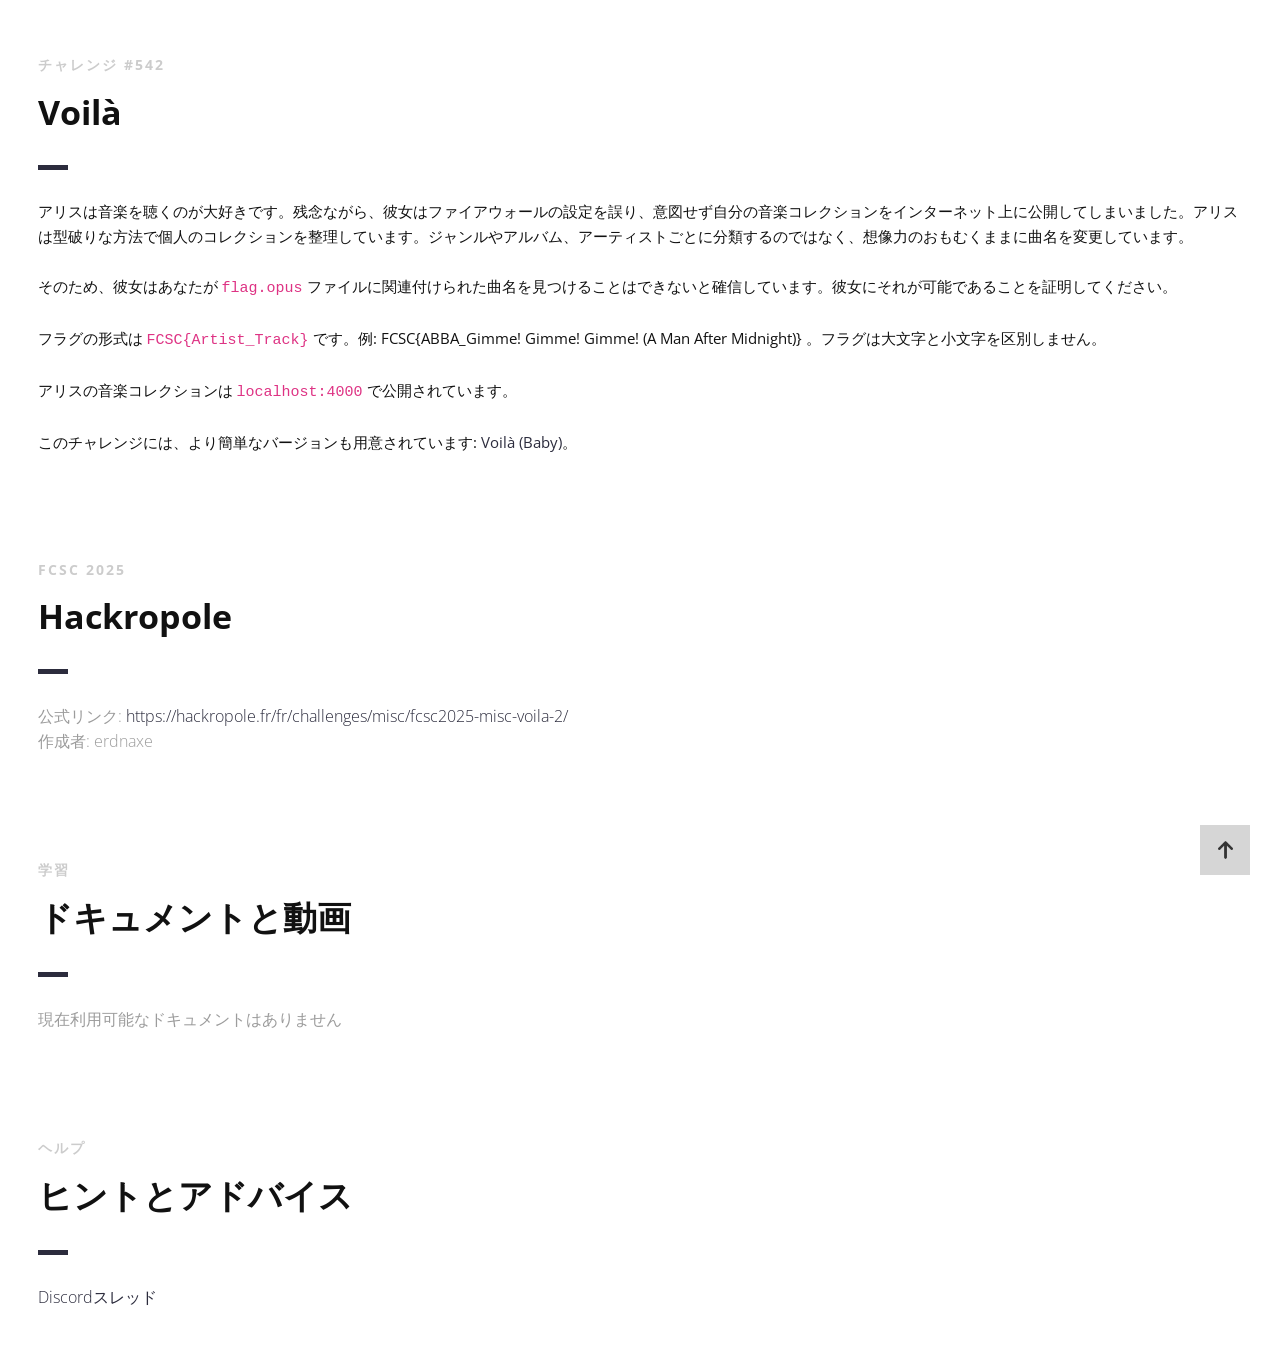
<file: presentation/index_ja.html>
<!DOCTYPE html>
<html lang="ja">

<head>
    <meta charset="UTF-8">
    <!--Page Title-->
    <title>Hack-Oeil - CyrhadesのCTF</title>
    <!--Meta Keywords and Description-->
    <meta name="keywords" content="">
    <meta name="description" content="">
    <meta name="viewport" content="width=device-width, initial-scale=1.0, user-scalable=no" />
    <link rel="shortcut icon" href="./assets/images/favicon.ico" title="Favicon" />
    <link rel="stylesheet" href="./assets/css/style.css">
    <link href='https://fonts.googleapis.com/css?family=Open+Sans:400,300,600,700,800' rel='stylesheet' type='text/css'>
    <script src="./assets/js/highlight.min.js"></script>
    <script>
        document.addEventListener('DOMContentLoaded', () => {
            // ウィンドウがiframe内にあるか確認
            if (window.self !== window.top) {
                document.querySelectorAll('a').forEach((link) => {
                    link.addEventListener('click', (event) => {
                        const a = event.target.closest('a[href^="http"]');
                        if (a) {
                            event.preventDefault();
                            window.parent.postMessage({
                                type: "open-external",
                                url: a.href
                            }, "*");
                        }
                    });
                });
            }
            // シンタックスハイライトを有効化:
            if (window.hljs) {
                hljs.highlightAll();
            } else {
                console.error("Highlight.js が読み込まれていません！");
            }
        });
    </script>
</head>

<body>

    <div id="wrapper">
        <!--Main Content Area-->
        <main id="content">
            <!--Ctf-->
            <section class="ctf scrollto">
                <article class="row clearfix">
                    <div class="col-1">
                        <div class="section-heading">
                            <h3>チャレンジ #542</h3>
                            <h2 class="section-title">Voilà</h2>
                            <p>
アリスは音楽を聴くのが大好きです。残念ながら、彼女はファイアウォールの設定を誤り、意図せず自分の音楽コレクションをインターネット上に公開してしまいました。アリスは型破りな方法で個人のコレクションを整理しています。ジャンルやアルバム、アーティストごとに分類するのではなく、想像力のおもむくままに曲名を変更しています。
<br /><br />
そのため、彼女はあなたが <code>flag.opus</code> ファイルに関連付けられた曲名を見つけることはできないと確信しています。彼女にそれが可能であることを証明してください。
<br /><br />
フラグの形式は <code>FCSC{Artist_Track}</code> です。例: FCSC{ABBA_Gimme! Gimme! Gimme! (A Man After Midnight)} 。フラグは大文字と小文字を区別しません。
<br /><br />
アリスの音楽コレクションは <code>localhost:4000</code> で公開されています。
<br /><br />
このチャレンジには、より簡単なバージョンも用意されています: <a href="https://ctfs.cyrhades.fr/starting/ctf/509" target="blank">Voilà (Baby)</a>。
                            </p>

                        </div>
                    </div>
                </article>

                <article class="row clearfix">
                    <div class="col-1">
                        <div class="section-heading">
                            <h3>FCSC 2025</h3>
                            <h2 class="section-title">Hackropole</h2>
                            <p class="section-subtitle">
                                公式リンク:
                                <a target="_blank" href="https://hackropole.fr/fr/challenges/misc/fcsc2025-misc-voila-2/">https://hackropole.fr/fr/challenges/misc/fcsc2025-misc-voila-2/</a>
                                <br />
                                作成者: erdnaxe
                            </p>
                        </div>
                    </div>
                </article>

                <article class="row clearfix">
                    <div class="col-1">
                        <div class="section-heading">
                            <h3>学習</h3>
                            <h2 class="section-title">ドキュメントと動画</h2>
                            <p class="section-subtitle">
                                現在利用可能なドキュメントはありません
                            </p>
                        </div>
                    </div>
                </article>

                <article class="row clearfix">
                    <div class="col-1">
                        <div class="section-heading">
                            <h3>ヘルプ</h3>
                            <h2 class="section-title">ヒントとアドバイス</h2>
                            <p class="section-subtitle">
                                <a target="_blank"
                                    href="https://discord.com/channels/1175764392307077120/1175764601716092948">Discordスレッド</a>
                            </p>
                        </div>
                    </div>
                </article>
            </section>
            <!--End of Ctf-->
        </main>
        <!--End Main Content Area-->

        <a id="scrollUp" href="#wrapper" style="position: fixed; z-index: 1000;"
            aria-label="トップに戻る" title="ページの先頭へ"></a>
    </div>
</body>

</html>
</file>
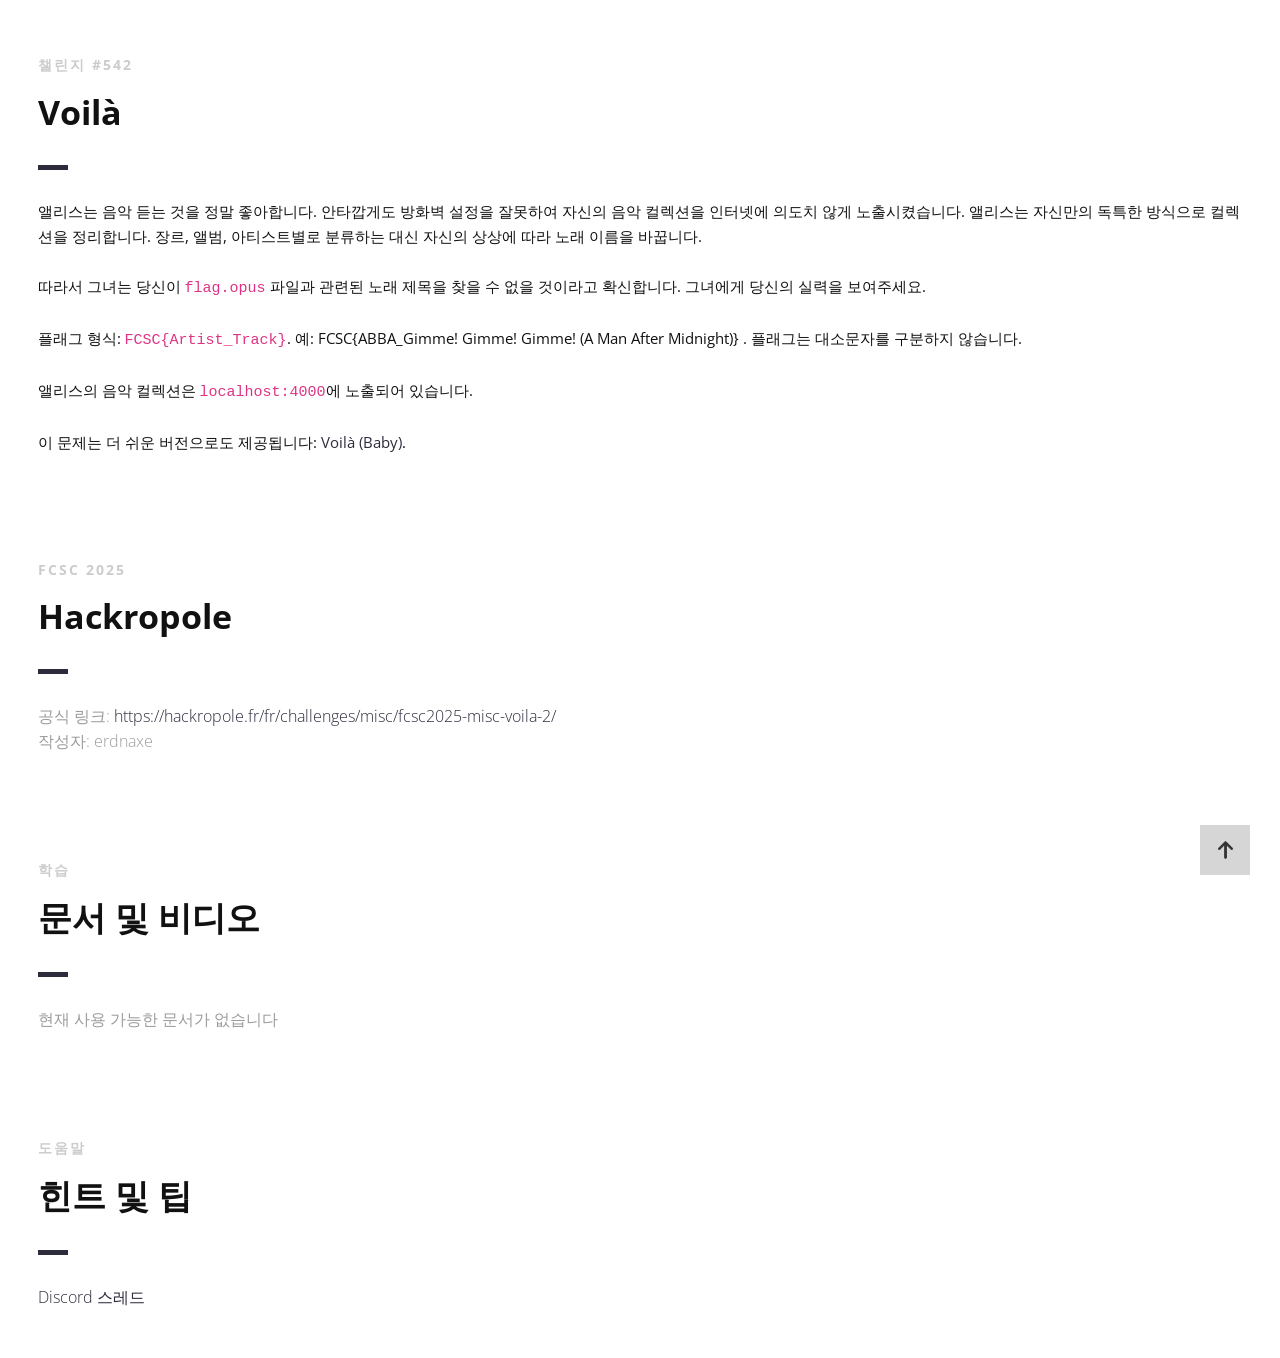
<file: presentation/index_ko.html>
<!DOCTYPE html>
<html lang="ko">

<head>
    <meta charset="UTF-8">
    <!--Page Title-->
    <title>Hack-Oeil - Cyrhades의 CTF</title>
    <!--Meta Keywords and Description-->
    <meta name="keywords" content="">
    <meta name="description" content="">
    <meta name="viewport" content="width=device-width, initial-scale=1.0, user-scalable=no" />
    <link rel="shortcut icon" href="./assets/images/favicon.ico" title="Favicon" />
    <link rel="stylesheet" href="./assets/css/style.css">
    <link href='https://fonts.googleapis.com/css?family=Open+Sans:400,300,600,700,800' rel='stylesheet' type='text/css'>
    <script src="./assets/js/highlight.min.js"></script>
    <script>
        document.addEventListener('DOMContentLoaded', () => {
            // 창이 iframe 내에 있는지 확인
            if (window.self !== window.top) {
                document.querySelectorAll('a').forEach((link) => {
                    link.addEventListener('click', (event) => {
                        const a = event.target.closest('a[href^="http"]');
                        if (a) {
                            event.preventDefault();
                            window.parent.postMessage({
                                type: "open-external",
                                url: a.href
                            }, "*");
                        }
                    });
                });
            }
            // 구문 강조 활성화:
            if (window.hljs) {
                hljs.highlightAll();
            } else {
                console.error("Highlight.js 로드되지 않음!");
            }
        });
    </script>
</head>

<body>

    <div id="wrapper">
        <!--Main Content Area-->
        <main id="content">
            <!--Ctf-->
            <section class="ctf scrollto">
                <article class="row clearfix">
                    <div class="col-1">
                        <div class="section-heading">
                            <h3>챌린지 #542</h3>
                            <h2 class="section-title">Voilà</h2>
                            <p>
앨리스는 음악 듣는 것을 정말 좋아합니다. 안타깝게도 방화벽 설정을 잘못하여 자신의 음악 컬렉션을 인터넷에 의도치 않게 노출시켰습니다. 앨리스는 자신만의 독특한 방식으로 컬렉션을 정리합니다. 장르, 앨범, 아티스트별로 분류하는 대신 자신의 상상에 따라 노래 이름을 바꿉니다.
<br /><br />
따라서 그녀는 당신이 <code>flag.opus</code> 파일과 관련된 노래 제목을 찾을 수 없을 것이라고 확신합니다. 그녀에게 당신의 실력을 보여주세요.
<br /><br />
플래그 형식: <code>FCSC{Artist_Track}</code>. 예: FCSC{ABBA_Gimme! Gimme! Gimme! (A Man After Midnight)} . 플래그는 대소문자를 구분하지 않습니다.
<br /><br />
앨리스의 음악 컬렉션은 <code>localhost:4000</code>에 노출되어 있습니다.
<br /><br />
이 문제는 더 쉬운 버전으로도 제공됩니다: <a href="https://ctfs.cyrhades.fr/starting/ctf/509" target="blank">Voilà (Baby)</a>.
                            </p>

                        </div>
                    </div>
                </article>

                <article class="row clearfix">
                    <div class="col-1">
                        <div class="section-heading">
                            <h3>FCSC 2025</h3>
                            <h2 class="section-title">Hackropole</h2>
                            <p class="section-subtitle">
                                공식 링크:
                                <a target="_blank" href="https://hackropole.fr/fr/challenges/misc/fcsc2025-misc-voila-2/">https://hackropole.fr/fr/challenges/misc/fcsc2025-misc-voila-2/</a>
                                <br />
                                작성자: erdnaxe
                            </p>
                        </div>
                    </div>
                </article>

                <article class="row clearfix">
                    <div class="col-1">
                        <div class="section-heading">
                            <h3>학습</h3>
                            <h2 class="section-title">문서 및 비디오</h2>
                            <p class="section-subtitle">
                                현재 사용 가능한 문서가 없습니다
                            </p>
                        </div>
                    </div>
                </article>

                <article class="row clearfix">
                    <div class="col-1">
                        <div class="section-heading">
                            <h3>도움말</h3>
                            <h2 class="section-title">힌트 및 팁</h2>
                            <p class="section-subtitle">
                                <a target="_blank"
                                    href="https://discord.com/channels/1175764392307077120/1175764601716092948">Discord
                                    스레드</a>
                            </p>
                        </div>
                    </div>
                </article>
            </section>
            <!--End of Ctf-->
        </main>
        <!--End Main Content Area-->

        <a id="scrollUp" href="#wrapper" style="position: fixed; z-index: 1000;"
            aria-label="맨 위로 스크롤" title="페이지 상단으로 이동"></a>
    </div>
</body>

</html>
</file>
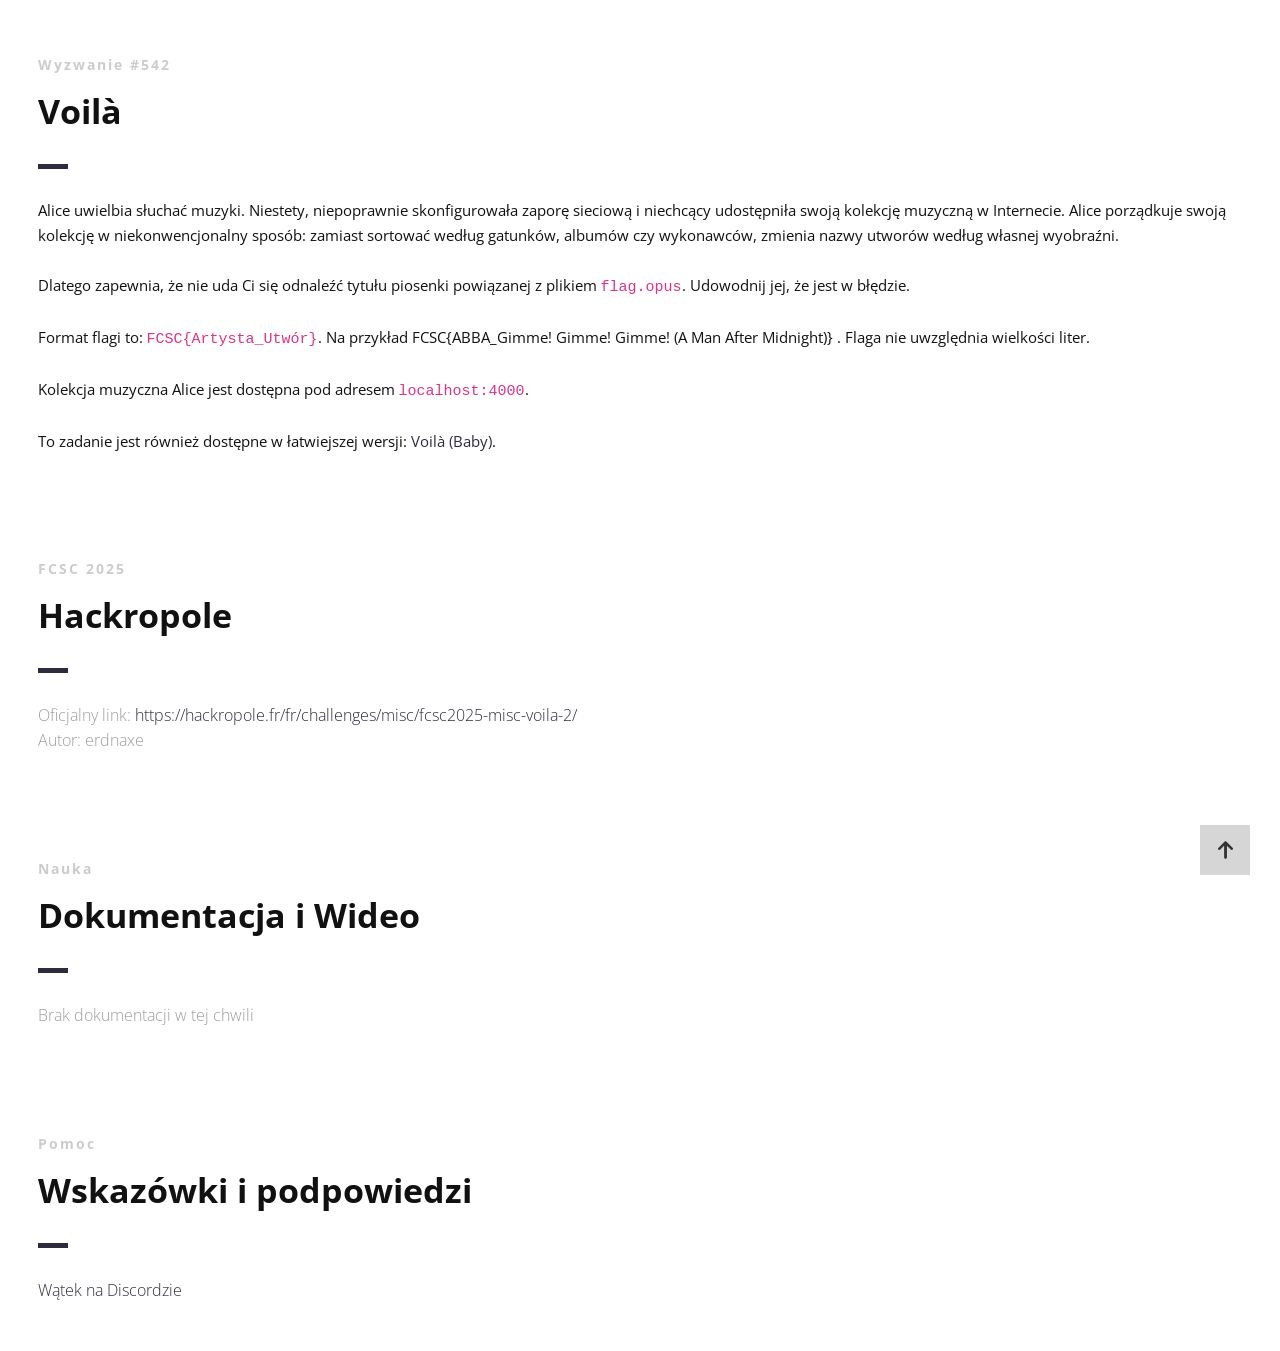
<file: presentation/index_pl.html>
<!DOCTYPE html>
<html lang="pl">

<head>
    <meta charset="UTF-8">
    <!--Page Title-->
    <title>Hack-Oeil - CTF-y Cyrhades</title>
    <!--Meta Keywords and Description-->
    <meta name="keywords" content="">
    <meta name="description" content="">
    <meta name="viewport" content="width=device-width, initial-scale=1.0, user-scalable=no" />
    <link rel="shortcut icon" href="./assets/images/favicon.ico" title="Favicon" />
    <link rel="stylesheet" href="./assets/css/style.css">
    <link href='https://fonts.googleapis.com/css?family=Open+Sans:400,300,600,700,800' rel='stylesheet' type='text/css'>
    <script src="./assets/js/highlight.min.js"></script>
    <script>
        document.addEventListener('DOMContentLoaded', () => {
            // Sprawdza, czy okno znajduje się w ramce iframe
            if (window.self !== window.top) {
                document.querySelectorAll('a').forEach((link) => {
                    link.addEventListener('click', (event) => {
                        const a = event.target.closest('a[href^="http"]');
                        if (a) {
                            event.preventDefault();
                            window.parent.postMessage({
                                type: "open-external",
                                url: a.href
                            }, "*");
                        }
                    });
                });
            }
            // Włącz podświetlanie składni:
            if (window.hljs) {
                hljs.highlightAll();
            } else {
                console.error("Highlight.js nie został załadowany!");
            }
        });
    </script>
</head>

<body>

    <div id="wrapper">
        <!--Main Content Area-->
        <main id="content">
            <!--Ctf-->
            <section class="ctf scrollto">
                <article class="row clearfix">
                    <div class="col-1">
                        <div class="section-heading">
                            <h3>Wyzwanie #542</h3>
                            <h2 class="section-title">Voilà</h2>
                            <p>
Alice uwielbia słuchać muzyki. Niestety, niepoprawnie skonfigurowała zaporę sieciową i niechcący udostępniła swoją kolekcję muzyczną w Internecie. Alice porządkuje swoją kolekcję w niekonwencjonalny sposób: zamiast sortować według gatunków, albumów czy wykonawców, zmienia nazwy utworów według własnej wyobraźni.
<br /><br />
Dlatego zapewnia, że nie uda Ci się odnaleźć tytułu piosenki powiązanej z plikiem <code>flag.opus</code>. Udowodnij jej, że jest w błędzie.
<br /><br />
Format flagi to: <code>FCSC{Artysta_Utwór}</code>. Na przykład FCSC{ABBA_Gimme! Gimme! Gimme! (A Man After Midnight)} . Flaga nie uwzględnia wielkości liter.
<br /><br />
Kolekcja muzyczna Alice jest dostępna pod adresem <code>localhost:4000</code>.
<br /><br />
To zadanie jest również dostępne w łatwiejszej wersji: <a href="https://ctfs.cyrhades.fr/starting/ctf/509" target="blank">Voilà (Baby)</a>.
                            </p>

                        </div>
                    </div>
                </article>

                <article class="row clearfix">
                    <div class="col-1">
                        <div class="section-heading">
                            <h3>FCSC 2025</h3>
                            <h2 class="section-title">Hackropole</h2>
                            <p class="section-subtitle">
                                Oficjalny link:
                                <a target="_blank" href="https://hackropole.fr/fr/challenges/misc/fcsc2025-misc-voila-2/">https://hackropole.fr/fr/challenges/misc/fcsc2025-misc-voila-2/</a>
                                <br />
                                Autor: erdnaxe
                            </p>
                        </div>
                    </div>
                </article>

                <article class="row clearfix">
                    <div class="col-1">
                        <div class="section-heading">
                            <h3>Nauka</h3>
                            <h2 class="section-title">Dokumentacja i Wideo</h2>
                            <p class="section-subtitle">
                                Brak dokumentacji w tej chwili
                            </p>
                        </div>
                    </div>
                </article>

                <article class="row clearfix">
                    <div class="col-1">
                        <div class="section-heading">
                            <h3>Pomoc</h3>
                            <h2 class="section-title">Wskazówki i podpowiedzi</h2>
                            <p class="section-subtitle">
                                <a target="_blank"
                                    href="https://discord.com/channels/1175764392307077120/1175764601716092948">Wątek
                                    na Discordzie</a>
                            </p>
                        </div>
                    </div>
                </article>
            </section>
            <!--End of Ctf-->
        </main>
        <!--End Main Content Area-->

        <a id="scrollUp" href="#wrapper" style="position: fixed; z-index: 1000;"
            aria-label="Przewiń do góry" title="Powrót na górę"></a>
    </div>
</body>

</html>
</file>
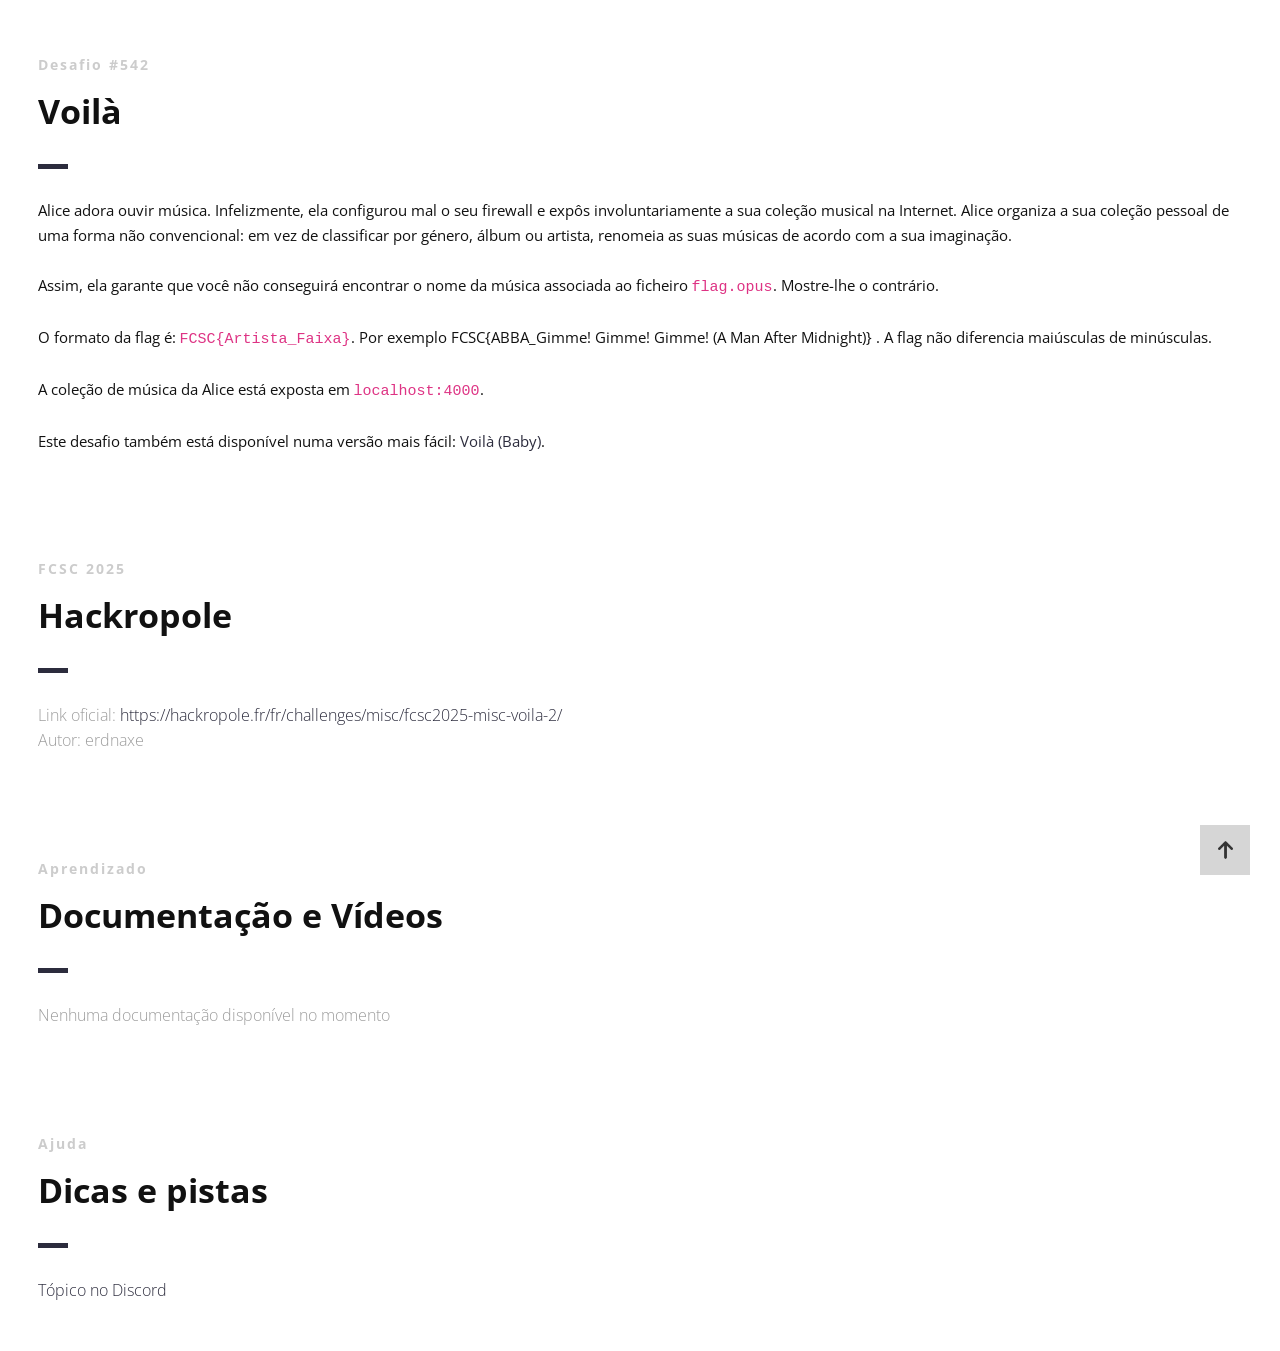
<file: presentation/index_pt.html>
<!DOCTYPE html>
<html lang="pt">

<head>
    <meta charset="UTF-8">
    <!--Page Title-->
    <title>Hack-Oeil - Os CTFs de Cyrhades</title>
    <!--Meta Keywords and Description-->
    <meta name="keywords" content="">
    <meta name="description" content="">
    <meta name="viewport" content="width=device-width, initial-scale=1.0, user-scalable=no" />
    <link rel="shortcut icon" href="./assets/images/favicon.ico" title="Favicon" />
    <link rel="stylesheet" href="./assets/css/style.css">
    <link href='https://fonts.googleapis.com/css?family=Open+Sans:400,300,600,700,800' rel='stylesheet' type='text/css'>
    <script src="./assets/js/highlight.min.js"></script>
    <script>
        document.addEventListener('DOMContentLoaded', () => {
            // Verifica se a janela está num iframe
            if (window.self !== window.top) {
                document.querySelectorAll('a').forEach((link) => {
                    link.addEventListener('click', (event) => {
                        const a = event.target.closest('a[href^="http"]');
                        if (a) {
                            event.preventDefault();
                            window.parent.postMessage({
                                type: "open-external",
                                url: a.href
                            }, "*");
                        }
                    });
                });
            }
            // Ativa o realce de sintaxe:
            if (window.hljs) {
                hljs.highlightAll();
            } else {
                console.error("Highlight.js não carregado!");
            }
        });
    </script>
</head>

<body>

    <div id="wrapper">
        <!--Main Content Area-->
        <main id="content">
            <!--Ctf-->
            <section class="ctf scrollto">
                <article class="row clearfix">
                    <div class="col-1">
                        <div class="section-heading">
                            <h3>Desafio #542</h3>
                            <h2 class="section-title">Voilà</h2>
                            <p>
Alice adora ouvir música. Infelizmente, ela configurou mal o seu firewall e expôs involuntariamente a sua coleção musical na Internet. Alice organiza a sua coleção pessoal de uma forma não convencional: em vez de classificar por género, álbum ou artista, renomeia as suas músicas de acordo com a sua imaginação.
<br /><br />
Assim, ela garante que você não conseguirá encontrar o nome da música associada ao ficheiro <code>flag.opus</code>. Mostre-lhe o contrário.
<br /><br />
O formato da flag é: <code>FCSC{Artista_Faixa}</code>. Por exemplo FCSC{ABBA_Gimme! Gimme! Gimme! (A Man After Midnight)} . A flag não diferencia maiúsculas de minúsculas.
<br /><br />
A coleção de música da Alice está exposta em <code>localhost:4000</code>.
<br /><br />
Este desafio também está disponível numa versão mais fácil: <a href="https://ctfs.cyrhades.fr/starting/ctf/509" target="blank">Voilà (Baby)</a>.
                            </p>

                        </div>
                    </div>
                </article>

                <article class="row clearfix">
                    <div class="col-1">
                        <div class="section-heading">
                            <h3>FCSC 2025</h3>
                            <h2 class="section-title">Hackropole</h2>
                            <p class="section-subtitle">
                                Link oficial:
                                <a target="_blank" href="https://hackropole.fr/fr/challenges/misc/fcsc2025-misc-voila-2/">https://hackropole.fr/fr/challenges/misc/fcsc2025-misc-voila-2/</a>
                                <br />
                                Autor: erdnaxe
                            </p>
                        </div>
                    </div>
                </article>

                <article class="row clearfix">
                    <div class="col-1">
                        <div class="section-heading">
                            <h3>Aprendizado</h3>
                            <h2 class="section-title">Documentação e Vídeos</h2>
                            <p class="section-subtitle">
                                Nenhuma documentação disponível no momento
                            </p>
                        </div>
                    </div>
                </article>

                <article class="row clearfix">
                    <div class="col-1">
                        <div class="section-heading">
                            <h3>Ajuda</h3>
                            <h2 class="section-title">Dicas e pistas</h2>
                            <p class="section-subtitle">
                                <a target="_blank"
                                    href="https://discord.com/channels/1175764392307077120/1175764601716092948">Tópico
                                    no Discord</a>
                            </p>
                        </div>
                    </div>
                </article>
            </section>
            <!--End of Ctf-->
        </main>
        <!--End Main Content Area-->

        <a id="scrollUp" href="#wrapper" style="position: fixed; z-index: 1000;"
            aria-label="Rolar para o topo" title="Voltar ao topo"></a>
    </div>
</body>

</html>
</file>
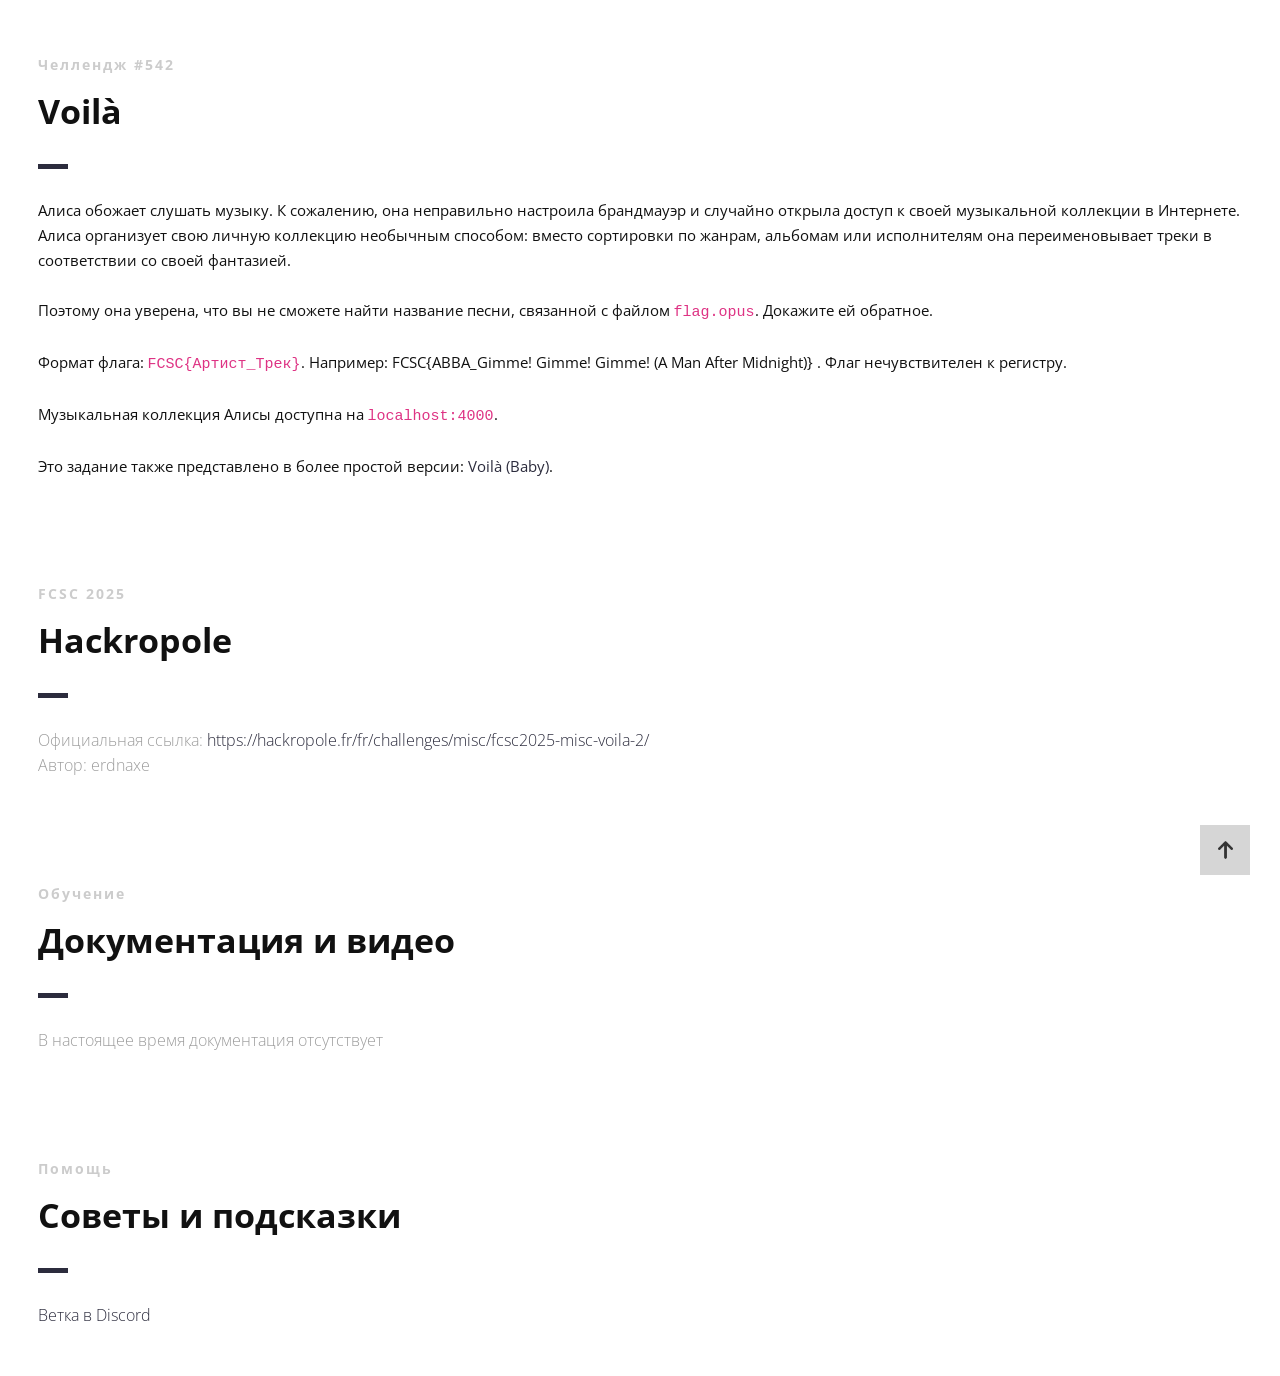
<file: presentation/index_ru.html>
<!DOCTYPE html>
<html lang="ru">

<head>
    <meta charset="UTF-8">
    <!--Page Title-->
    <title>Hack-Oeil - CTF от Cyrhades</title>
    <!--Meta Keywords and Description-->
    <meta name="keywords" content="">
    <meta name="description" content="">
    <meta name="viewport" content="width=device-width, initial-scale=1.0, user-scalable=no" />
    <link rel="shortcut icon" href="./assets/images/favicon.ico" title="Favicon" />
    <link rel="stylesheet" href="./assets/css/style.css">
    <link href='https://fonts.googleapis.com/css?family=Open+Sans:400,300,600,700,800' rel='stylesheet' type='text/css'>
    <script src="./assets/js/highlight.min.js"></script>
    <script>
        document.addEventListener('DOMContentLoaded', () => {
            // Проверяет, находится ли окно во фрейме iframe
            if (window.self !== window.top) {
                document.querySelectorAll('a').forEach((link) => {
                    link.addEventListener('click', (event) => {
                        const a = event.target.closest('a[href^="http"]');
                        if (a) {
                            event.preventDefault();
                            window.parent.postMessage({
                                type: "open-external",
                                url: a.href
                            }, "*");
                        }
                    });
                });
            }
            // Включает подсветку синтаксиса:
            if (window.hljs) {
                hljs.highlightAll();
            } else {
                console.error("Highlight.js не загружен!");
            }
        });
    </script>
</head>

<body>

    <div id="wrapper">
        <!--Main Content Area-->
        <main id="content">
            <!--Ctf-->
            <section class="ctf scrollto">
                <article class="row clearfix">
                    <div class="col-1">
                        <div class="section-heading">
                            <h3>Челлендж #542</h3>
                            <h2 class="section-title">Voilà</h2>
                            <p>
Алиса обожает слушать музыку. К сожалению, она неправильно настроила брандмауэр и случайно открыла доступ к своей музыкальной коллекции в Интернете. Алиса организует свою личную коллекцию необычным способом: вместо сортировки по жанрам, альбомам или исполнителям она переименовывает треки в соответствии со своей фантазией.
<br /><br />
Поэтому она уверена, что вы не сможете найти название песни, связанной с файлом <code>flag.opus</code>. Докажите ей обратное.
<br /><br />
Формат флага: <code>FCSC{Артист_Трек}</code>. Например: FCSC{ABBA_Gimme! Gimme! Gimme! (A Man After Midnight)} . Флаг нечувствителен к регистру.
<br /><br />
Музыкальная коллекция Алисы доступна на <code>localhost:4000</code>.
<br /><br />
Это задание также представлено в более простой версии: <a href="https://ctfs.cyrhades.fr/starting/ctf/509" target="blank">Voilà (Baby)</a>.
                            </p>

                        </div>
                    </div>
                </article>

                <article class="row clearfix">
                    <div class="col-1">
                        <div class="section-heading">
                            <h3>FCSC 2025</h3>
                            <h2 class="section-title">Hackropole</h2>
                            <p class="section-subtitle">
                                Официальная ссылка:
                                <a target="_blank" href="https://hackropole.fr/fr/challenges/misc/fcsc2025-misc-voila-2/">https://hackropole.fr/fr/challenges/misc/fcsc2025-misc-voila-2/</a>
                                <br />
                                Автор: erdnaxe
                            </p>
                        </div>
                    </div>
                </article>

                <article class="row clearfix">
                    <div class="col-1">
                        <div class="section-heading">
                            <h3>Обучение</h3>
                            <h2 class="section-title">Документация и видео</h2>
                            <p class="section-subtitle">
                                В настоящее время документация отсутствует
                            </p>
                        </div>
                    </div>
                </article>

                <article class="row clearfix">
                    <div class="col-1">
                        <div class="section-heading">
                            <h3>Помощь</h3>
                            <h2 class="section-title">Советы и подсказки</h2>
                            <p class="section-subtitle">
                                <a target="_blank"
                                    href="https://discord.com/channels/1175764392307077120/1175764601716092948">Ветка
                                    в Discord</a>
                            </p>
                        </div>
                    </div>
                </article>
            </section>
            <!--End of Ctf-->
        </main>
        <!--End Main Content Area-->

        <a id="scrollUp" href="#wrapper" style="position: fixed; z-index: 1000;"
            aria-label="Прокрутить наверх" title="Вернуться в начало"></a>
    </div>
</body>

</html>
</file>
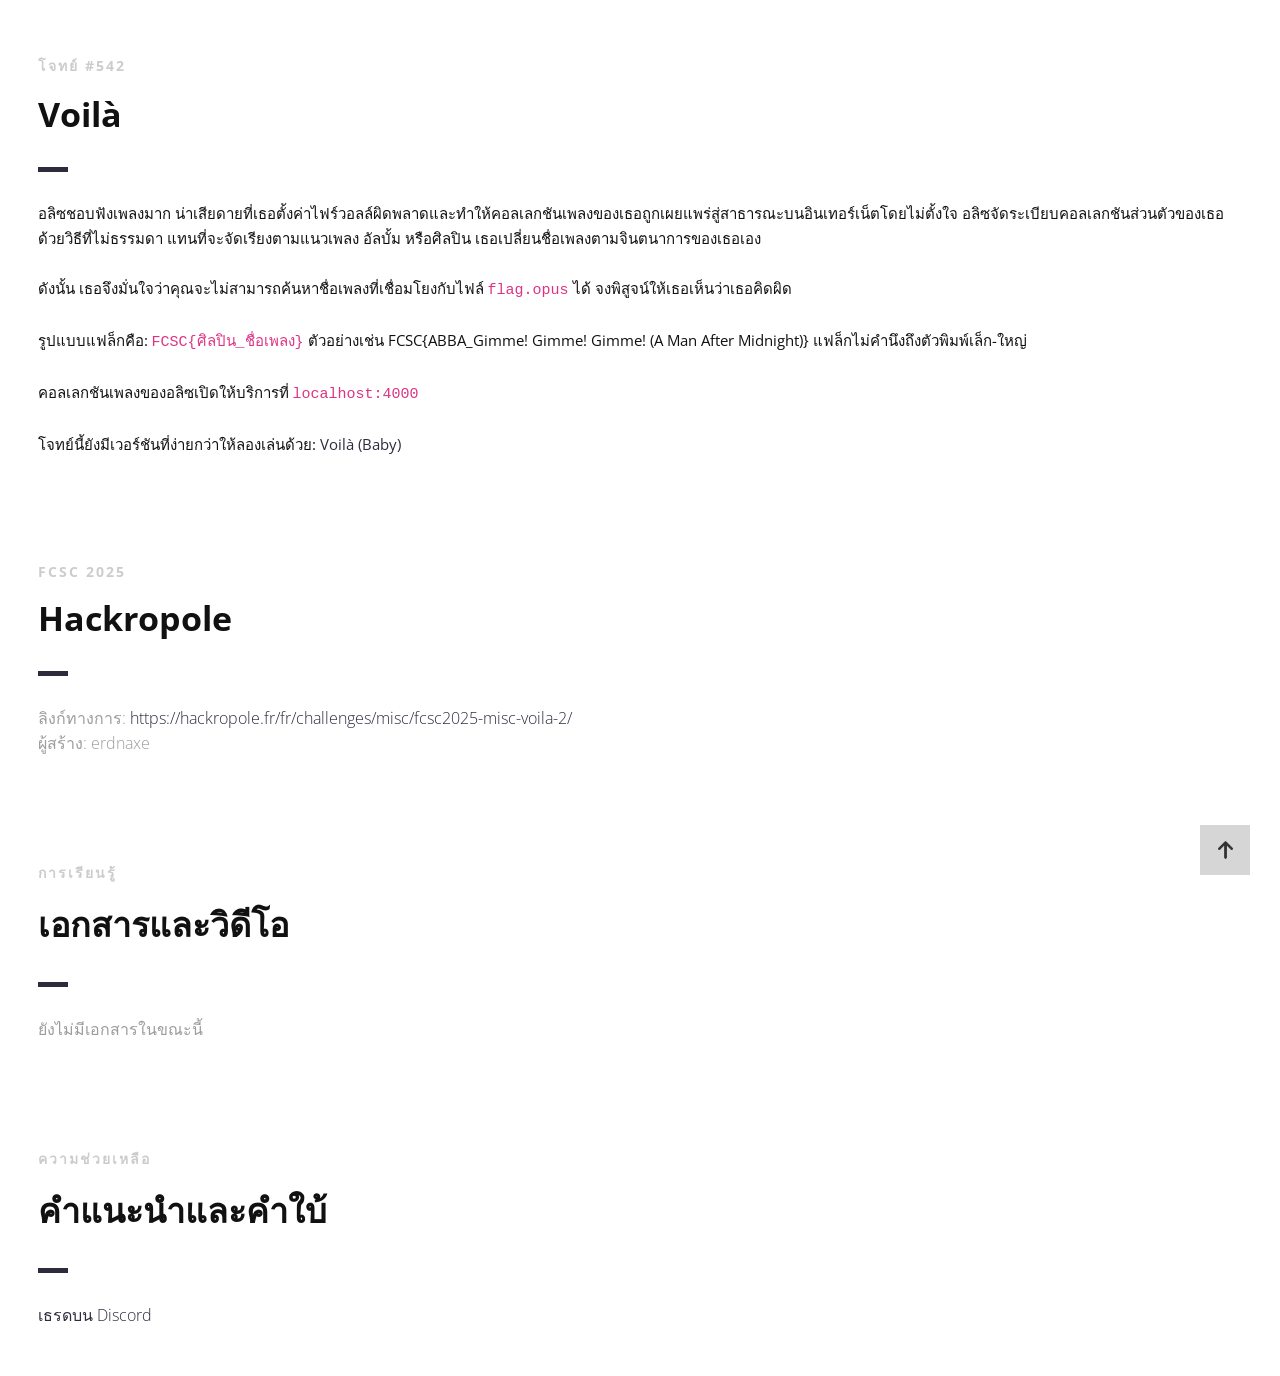
<file: presentation/index_th.html>
<!DOCTYPE html>
<html lang="th">

<head>
    <meta charset="UTF-8">
    <!--Page Title-->
    <title>Hack-Oeil - CTF ของ Cyrhades</title>
    <!--Meta Keywords and Description-->
    <meta name="keywords" content="">
    <meta name="description" content="">
    <meta name="viewport" content="width=device-width, initial-scale=1.0, user-scalable=no" />
    <link rel="shortcut icon" href="./assets/images/favicon.ico" title="Favicon" />
    <link rel="stylesheet" href="./assets/css/style.css">
    <link href='https://fonts.googleapis.com/css?family=Open+Sans:400,300,600,700,800' rel='stylesheet' type='text/css'>
    <script src="./assets/js/highlight.min.js"></script>
    <script>
        document.addEventListener('DOMContentLoaded', () => {
            // ตรวจสอบว่าหน้าต่างอยู่ใน iframe หรือไม่
            if (window.self !== window.top) {
                document.querySelectorAll('a').forEach((link) => {
                    link.addEventListener('click', (event) => {
                        const a = event.target.closest('a[href^="http"]');
                        if (a) {
                            event.preventDefault();
                            window.parent.postMessage({
                                type: "open-external",
                                url: a.href
                            }, "*");
                        }
                    });
                });
            }
            // เปิดใช้งานการเน้นไวยากรณ์:
            if (window.hljs) {
                hljs.highlightAll();
            } else {
                console.error("Highlight.js ไม่ได้โหลด!");
            }
        });
    </script>
</head>

<body>

    <div id="wrapper">
        <!--Main Content Area-->
        <main id="content">
            <!--Ctf-->
            <section class="ctf scrollto">
                <article class="row clearfix">
                    <div class="col-1">
                        <div class="section-heading">
                            <h3>โจทย์ #542</h3>
                            <h2 class="section-title">Voilà</h2>
                            <p>
อลิซชอบฟังเพลงมาก น่าเสียดายที่เธอตั้งค่าไฟร์วอลล์ผิดพลาดและทำให้คอลเลกชันเพลงของเธอถูกเผยแพร่สู่สาธารณะบนอินเทอร์เน็ตโดยไม่ตั้งใจ อลิซจัดระเบียบคอลเลกชันส่วนตัวของเธอด้วยวิธีที่ไม่ธรรมดา แทนที่จะจัดเรียงตามแนวเพลง อัลบั้ม หรือศิลปิน เธอเปลี่ยนชื่อเพลงตามจินตนาการของเธอเอง
<br /><br />
ดังนั้น เธอจึงมั่นใจว่าคุณจะไม่สามารถค้นหาชื่อเพลงที่เชื่อมโยงกับไฟล์ <code>flag.opus</code> ได้ จงพิสูจน์ให้เธอเห็นว่าเธอคิดผิด
<br /><br />
รูปแบบแฟล็กคือ: <code>FCSC{ศิลปิน_ชื่อเพลง}</code> ตัวอย่างเช่น FCSC{ABBA_Gimme! Gimme! Gimme! (A Man After Midnight)} แฟล็กไม่คำนึงถึงตัวพิมพ์เล็ก-ใหญ่
<br /><br />
คอลเลกชันเพลงของอลิซเปิดให้บริการที่ <code>localhost:4000</code>
<br /><br />
โจทย์นี้ยังมีเวอร์ชันที่ง่ายกว่าให้ลองเล่นด้วย: <a href="https://ctfs.cyrhades.fr/starting/ctf/509" target="blank">Voilà (Baby)</a>
                            </p>

                        </div>
                    </div>
                </article>

                <article class="row clearfix">
                    <div class="col-1">
                        <div class="section-heading">
                            <h3>FCSC 2025</h3>
                            <h2 class="section-title">Hackropole</h2>
                            <p class="section-subtitle">
                                ลิงก์ทางการ:
                                <a target="_blank" href="https://hackropole.fr/fr/challenges/misc/fcsc2025-misc-voila-2/">https://hackropole.fr/fr/challenges/misc/fcsc2025-misc-voila-2/</a>
                                <br />
                                ผู้สร้าง: erdnaxe
                            </p>
                        </div>
                    </div>
                </article>

                <article class="row clearfix">
                    <div class="col-1">
                        <div class="section-heading">
                            <h3>การเรียนรู้</h3>
                            <h2 class="section-title">เอกสารและวิดีโอ</h2>
                            <p class="section-subtitle">
                                ยังไม่มีเอกสารในขณะนี้
                            </p>
                        </div>
                    </div>
                </article>

                <article class="row clearfix">
                    <div class="col-1">
                        <div class="section-heading">
                            <h3>ความช่วยเหลือ</h3>
                            <h2 class="section-title">คำแนะนำและคำใบ้</h2>
                            <p class="section-subtitle">
                                <a target="_blank"
                                    href="https://discord.com/channels/1175764392307077120/1175764601716092948">เธรดบน
                                    Discord</a>
                            </p>
                        </div>
                    </div>
                </article>
            </section>
            <!--End of Ctf-->
        </main>
        <!--End Main Content Area-->

        <a id="scrollUp" href="#wrapper" style="position: fixed; z-index: 1000;"
            aria-label="เลื่อนขึ้นด้านบน" title="กลับไปด้านบนสุด"></a>
    </div>
</body>

</html>
</file>
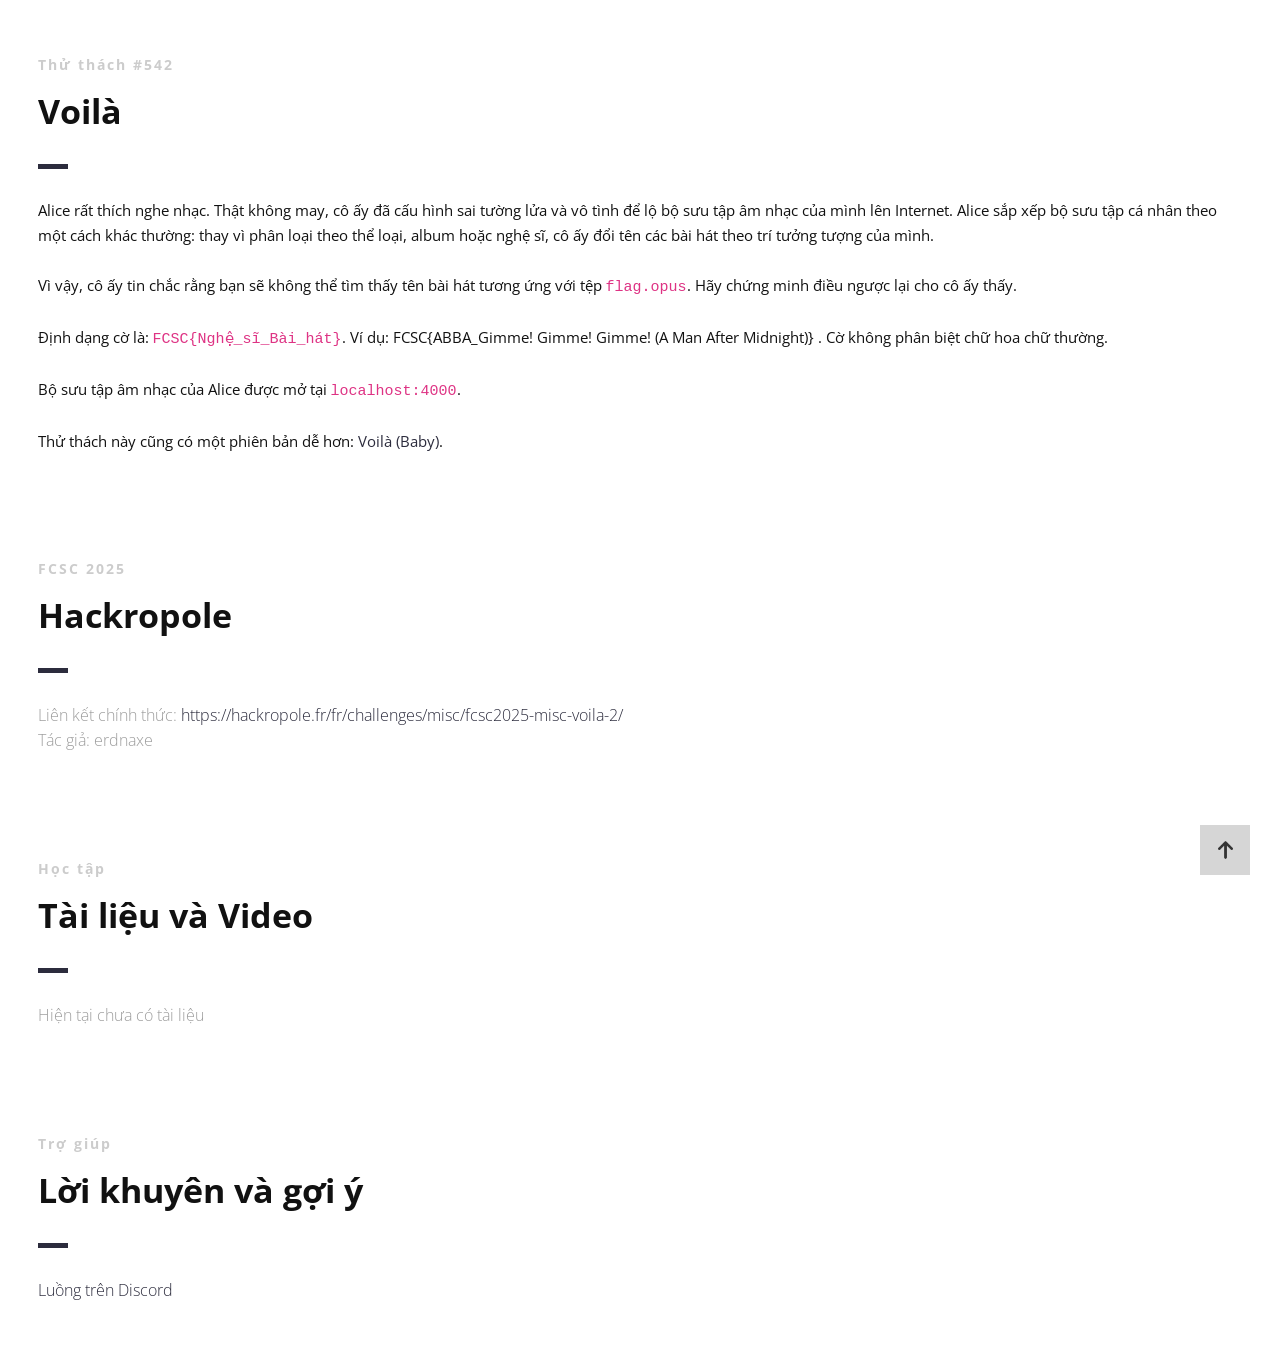
<file: presentation/index_vi.html>
<!DOCTYPE html>
<html lang="vi">

<head>
    <meta charset="UTF-8">
    <!--Page Title-->
    <title>Hack-Oeil - Các thử thách CTF của Cyrhades</title>
    <!--Meta Keywords and Description-->
    <meta name="keywords" content="">
    <meta name="description" content="">
    <meta name="viewport" content="width=device-width, initial-scale=1.0, user-scalable=no" />
    <link rel="shortcut icon" href="./assets/images/favicon.ico" title="Favicon" />
    <link rel="stylesheet" href="./assets/css/style.css">
    <link href='https://fonts.googleapis.com/css?family=Open+Sans:400,300,600,700,800' rel='stylesheet' type='text/css'>
    <script src="./assets/js/highlight.min.js"></script>
    <script>
        document.addEventListener('DOMContentLoaded', () => {
            // Kiểm tra xem cửa sổ có ở trong iframe không
            if (window.self !== window.top) {
                document.querySelectorAll('a').forEach((link) => {
                    link.addEventListener('click', (event) => {
                        const a = event.target.closest('a[href^="http"]');
                        if (a) {
                            event.preventDefault();
                            window.parent.postMessage({
                                type: "open-external",
                                url: a.href
                            }, "*");
                        }
                    });
                });
            }
            // Kích hoạt tô sáng cú pháp:
            if (window.hljs) {
                hljs.highlightAll();
            } else {
                console.error("Highlight.js chưa được tải!");
            }
        });
    </script>
</head>

<body>

    <div id="wrapper">
        <!--Main Content Area-->
        <main id="content">
            <!--Ctf-->
            <section class="ctf scrollto">
                <article class="row clearfix">
                    <div class="col-1">
                        <div class="section-heading">
                            <h3>Thử thách #542</h3>
                            <h2 class="section-title">Voilà</h2>
                            <p>
Alice rất thích nghe nhạc. Thật không may, cô ấy đã cấu hình sai tường lửa và vô tình để lộ bộ sưu tập âm nhạc của mình lên Internet. Alice sắp xếp bộ sưu tập cá nhân theo một cách khác thường: thay vì phân loại theo thể loại, album hoặc nghệ sĩ, cô ấy đổi tên các bài hát theo trí tưởng tượng của mình.
<br /><br />
Vì vậy, cô ấy tin chắc rằng bạn sẽ không thể tìm thấy tên bài hát tương ứng với tệp <code>flag.opus</code>. Hãy chứng minh điều ngược lại cho cô ấy thấy.
<br /><br />
Định dạng cờ là: <code>FCSC{Nghệ_sĩ_Bài_hát}</code>. Ví dụ: FCSC{ABBA_Gimme! Gimme! Gimme! (A Man After Midnight)} . Cờ không phân biệt chữ hoa chữ thường.
<br /><br />
Bộ sưu tập âm nhạc của Alice được mở tại <code>localhost:4000</code>.
<br /><br />
Thử thách này cũng có một phiên bản dễ hơn: <a href="https://ctfs.cyrhades.fr/starting/ctf/509" target="blank">Voilà (Baby)</a>.
                            </p>

                        </div>
                    </div>
                </article>

                <article class="row clearfix">
                    <div class="col-1">
                        <div class="section-heading">
                            <h3>FCSC 2025</h3>
                            <h2 class="section-title">Hackropole</h2>
                            <p class="section-subtitle">
                                Liên kết chính thức:
                                <a target="_blank" href="https://hackropole.fr/fr/challenges/misc/fcsc2025-misc-voila-2/">https://hackropole.fr/fr/challenges/misc/fcsc2025-misc-voila-2/</a>
                                <br />
                                Tác giả: erdnaxe
                            </p>
                        </div>
                    </div>
                </article>

                <article class="row clearfix">
                    <div class="col-1">
                        <div class="section-heading">
                            <h3>Học tập</h3>
                            <h2 class="section-title">Tài liệu và Video</h2>
                            <p class="section-subtitle">
                                Hiện tại chưa có tài liệu
                            </p>
                        </div>
                    </div>
                </article>

                <article class="row clearfix">
                    <div class="col-1">
                        <div class="section-heading">
                            <h3>Trợ giúp</h3>
                            <h2 class="section-title">Lời khuyên và gợi ý</h2>
                            <p class="section-subtitle">
                                <a target="_blank"
                                    href="https://discord.com/channels/1175764392307077120/1175764601716092948">Luồng
                                    trên Discord</a>
                            </p>
                        </div>
                    </div>
                </article>
            </section>
            <!--End of Ctf-->
        </main>
        <!--End Main Content Area-->

        <a id="scrollUp" href="#wrapper" style="position: fixed; z-index: 1000;"
            aria-label="Cuộn lên đầu trang" title="Trở về đầu trang"></a>
    </div>
</body>

</html>
</file>
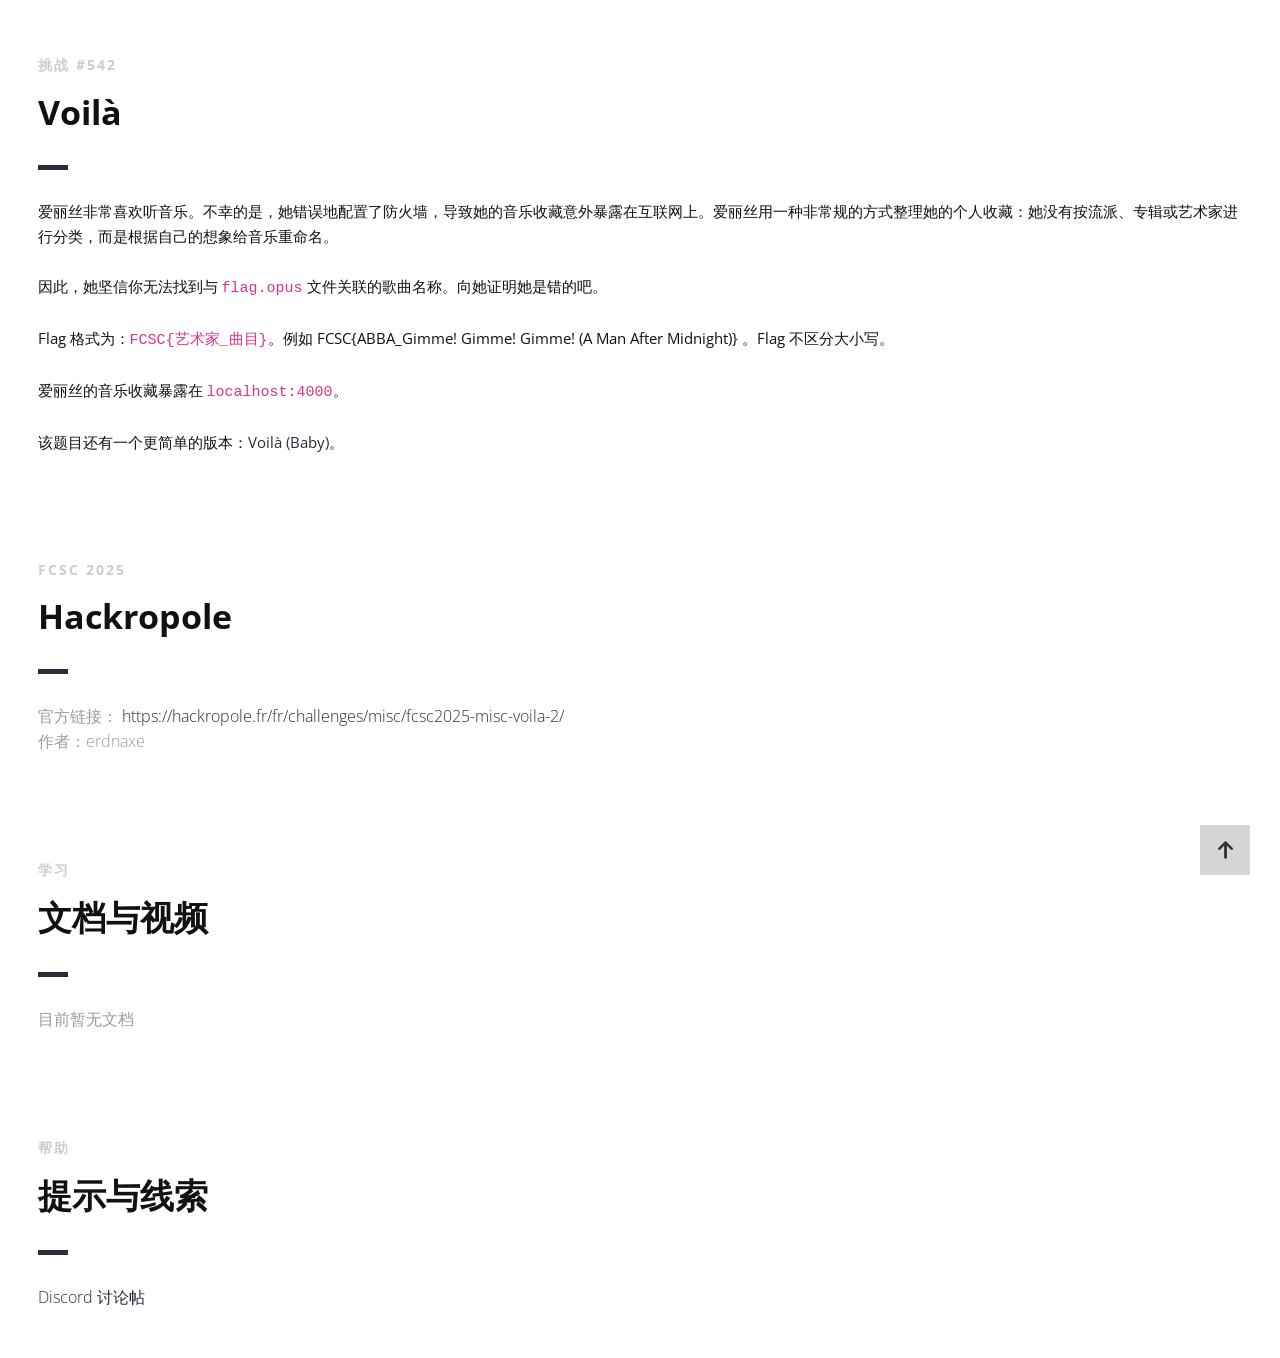
<file: presentation/index_zh.html>
<!DOCTYPE html>
<html lang="zh">

<head>
    <meta charset="UTF-8">
    <!--Page Title-->
    <title>Hack-Oeil - Cyrhades的CTF</title>
    <!--Meta Keywords and Description-->
    <meta name="keywords" content="">
    <meta name="description" content="">
    <meta name="viewport" content="width=device-width, initial-scale=1.0, user-scalable=no" />
    <link rel="shortcut icon" href="./assets/images/favicon.ico" title="Favicon" />
    <link rel="stylesheet" href="./assets/css/style.css">
    <link href='https://fonts.googleapis.com/css?family=Open+Sans:400,300,600,700,800' rel='stylesheet' type='text/css'>
    <script src="./assets/js/highlight.min.js"></script>
    <script>
        document.addEventListener('DOMContentLoaded', () => {
            // 检查窗口是否在 iframe 中
            if (window.self !== window.top) {
                document.querySelectorAll('a').forEach((link) => {
                    link.addEventListener('click', (event) => {
                        const a = event.target.closest('a[href^="http"]');
                        if (a) {
                            event.preventDefault();
                            window.parent.postMessage({
                                type: "open-external",
                                url: a.href
                            }, "*");
                        }
                    });
                });
            }
            // 启用代码语法高亮：
            if (window.hljs) {
                hljs.highlightAll();
            } else {
                console.error("Highlight.js 未加载！");
            }
        });
    </script>
</head>

<body>

    <div id="wrapper">
        <!--Main Content Area-->
        <main id="content">
            <!--Ctf-->
            <section class="ctf scrollto">
                <article class="row clearfix">
                    <div class="col-1">
                        <div class="section-heading">
                            <h3>挑战 #542</h3>
                            <h2 class="section-title">Voilà</h2>
                            <p>
爱丽丝非常喜欢听音乐。不幸的是，她错误地配置了防火墙，导致她的音乐收藏意外暴露在互联网上。爱丽丝用一种非常规的方式整理她的个人收藏：她没有按流派、专辑或艺术家进行分类，而是根据自己的想象给音乐重命名。
<br /><br />
因此，她坚信你无法找到与 <code>flag.opus</code> 文件关联的歌曲名称。向她证明她是错的吧。
<br /><br />
Flag 格式为：<code>FCSC{艺术家_曲目}</code>。例如 FCSC{ABBA_Gimme! Gimme! Gimme! (A Man After Midnight)} 。Flag 不区分大小写。
<br /><br />
爱丽丝的音乐收藏暴露在 <code>localhost:4000</code>。
<br /><br />
该题目还有一个更简单的版本：<a href="https://ctfs.cyrhades.fr/starting/ctf/509" target="blank">Voilà (Baby)</a>。
                            </p>

                        </div>
                    </div>
                </article>

                <article class="row clearfix">
                    <div class="col-1">
                        <div class="section-heading">
                            <h3>FCSC 2025</h3>
                            <h2 class="section-title">Hackropole</h2>
                            <p class="section-subtitle">
                                官方链接：
                                <a target="_blank" href="https://hackropole.fr/fr/challenges/misc/fcsc2025-misc-voila-2/">https://hackropole.fr/fr/challenges/misc/fcsc2025-misc-voila-2/</a>
                                <br />
                                作者：erdnaxe
                            </p>
                        </div>
                    </div>
                </article>

                <article class="row clearfix">
                    <div class="col-1">
                        <div class="section-heading">
                            <h3>学习</h3>
                            <h2 class="section-title">文档与视频</h2>
                            <p class="section-subtitle">
                                目前暂无文档
                            </p>
                        </div>
                    </div>
                </article>

                <article class="row clearfix">
                    <div class="col-1">
                        <div class="section-heading">
                            <h3>帮助</h3>
                            <h2 class="section-title">提示与线索</h2>
                            <p class="section-subtitle">
                                <a target="_blank"
                                    href="https://discord.com/channels/1175764392307077120/1175764601716092948">Discord
                                    讨论帖</a>
                            </p>
                        </div>
                    </div>
                </article>
            </section>
            <!--End of Ctf-->
        </main>
        <!--End Main Content Area-->

        <a id="scrollUp" href="#wrapper" style="position: fixed; z-index: 1000;"
            aria-label="回到顶部" title="回到顶部"></a>
    </div>
</body>

</html>
</file>
<file: presentation/assets/css/style.css>
*,
*:before,
*:after {
    -webkit-box-sizing: border-box;
    -moz-box-sizing: border-box;
    box-sizing: border-box;
}

body,
div,
dl,
dt,
dd,
ul,
ol,
li,
h1,
h2,
h3,
h4,
h5,
h6,
pre,
form,
blockquote,
th,
td {
    margin: 0;
    padding: 0;
    direction: ltr;
}

body {
    margin: 0;
    padding: 0;
    -webkit-font-smoothing: antialiased;
    overflow-x: hidden;
}

p {
    line-height: 25px;
}

code:not([class*="language"]) {
    color: #DE3384;
}

pre {
    width: 600px;
    max-width: 100%;
    overflow-x: auto;
    white-space: pre;
    background: #eee;
    padding: 10px;
    border-radius: 8px;
}

.row img {
    height: auto;
    max-width: 100%;
}

a {
    text-decoration: none;
    line-height: inherit;
    -webkit-transition: opacity 0.3s ease-out;
    -moz-transition: opacity 0.3s ease-out;
    -o-transition: opacity 0.3s ease-out;
    transition: opacity 0.3s ease-out;
}

iframe {
    border: 0 !important;
}

section {
    clear: both;
    overflow: hidden;
}

.row {
    max-width: 1245px;
    margin: 0 auto;
    padding: 25px 0 0 0;
    position: relative;
}

.no-padding-bottom .row,
.no-padding-bottom div,
.no-padding-bottom.row {
    padding-bottom: 0;
}

.no-padding-top.row,
.no-padding-top div {
    padding-top: 0;
}

.big-padding-top {
    padding-top: 75px !important;
}

.big-padding-bottom {
    padding-bottom: 85px !important;
}

[class*='col-'] {
    float: left;
    padding: 20px;
}

.clearfix:after {
    content: "";
    display: table;
    clear: both;
}

h1 {
    padding: 20px 0;
}

h2 {
    padding: 14px 0;
}

h3 {
    padding: 10px 0;
}

h4 {
    padding: 7px 0;
}

h5 {
    padding: 7px 0;
}

h6 {
    padding: 7px 0;
}

.text-left {
    text-align: left;
}

.text-center {
    text-align: center;
}

.text-right {
    text-align: right;
}

.section-heading {
    padding: 0 0 15px 0;
}

.section-subtitle {
    font-size: 18px;
    padding-top: 0;
}

.section-heading h3 {
    font-size: 14px;
    font-weight: bold;
    color: #ccc;
    letter-spacing: 2px;
    padding-bottom: 0;
}

.section-heading h4 {
    font-size: 13px;
    font-weight: bold;
    color: #2C2C3D;
    letter-spacing: 2px;
    padding-bottom: 0;
}

#scrollUp {
    bottom: 15px;
    right: 30px;
    width: 50px;
    height: 50px;
    margin-bottom: 10px;
    padding: 0 5px 20px 5px;
    background: #ccc;
    background-size: 30%;
    background-repeat: no-repeat;
    background-image: url('../images/arrow-up.png');
    background-position: center;
    -webkit-transition: margin-bottom 150ms linear;
    -moz-transition: margin-bottom 150ms linear;
    -o-transition: margin-bottom 150ms linear;
    transition: margin-bottom 150ms linear;
    opacity: 0.8;
}

#scrollUp:hover {
    margin-bottom: 25px;
}

.section-subtitle img {
    height: 32px;
    width: auto;
    vertical-align: middle;
}

.section-subtitle img.capture {
    width: 100%;
    height: auto;
    vertical-align: middle;
}

body {
    background: #fff;
}

a,
.la-ball-triangle-path {
    color: #2C2C3D;
}

a:hover,
#header.nav-solid nav a:hover {
    color: #2C2C3D;
}

.icon i {
    color: #2C2C3D;
}

#banner .section-heading:before,
.testimonial.classic footer:before {
    background: #2C2C3D;
}

.pricing-block-content:hover {
    border-color: #2C2C3D;
}

#header nav a,
#header i {
    color: #111;
}

#header.nav-solid,
#header.nav-solid a,
#header.nav-solid i,
#nav-mobile ul li a {
    color: #333;
}

#header.nav-solid .active {
    color: #2C2C3D;
    border-color: #2C2C3D;
}

.primary-color,
.featured .pricing {
    background-color: #2C2C3D;
}

.primary-color,
.primary-color .section-title,
.primary-color .section-subtitle,
.featured .pricing,
.featured .pricing p {
    color: #fff;
}

.section-heading h2:after {
    background: #2C2C3D;
    content: "";
    display: block;
    width: 30px;
    height: 5px;
    margin-top: 30px;
}

.text-center .section-heading h2:after {
    margin: 30px auto 25px auto;
}

.primary-color .icon i,
.primary-color i {
    color: #fff;
}

.secondary-color {
    background-color: #f5f5f5;
}

#banner {
    background: url("../images/banner-image-1.jpg") no-repeat center top;
    background-size: cover;
}

body {
    font-family: 'Open Sans', sans-serif, Arial, Helvetica;
    font-size: 15px;
    font-weight: normal;
    color: #111;
}

#banner h1 {
    font-family: 'Open Sans', sans-serif, Arial, Helvetica;
    font-size: 62px;
    line-height: 60px;
    font-weight: 800;
    color: #111;
}

#banner h2 {
    font-family: 'Open Sans', sans-serif, Arial, Helvetica;
    font-size: 18px;
    font-weight: 300;
    color: #111;
}

.section-title {
    font-family: 'Open Sans', sans-serif, Arial, Helvetica;
    font-size: 34px;
    font-weight: 700;
    color: #111;
}

.section-subtitle {
    font-family: 'Open Sans', sans-serif, Arial, Helvetica;
    font-size: 16px;
    font-weight: 300;
    color: #9c9c9c;
}

.testimonial q {
    font-family: 'Open Sans', sans-serif, Arial, Helvetica;
    font-size: 17px;
    font-weight: 300;
}

.testimonial.classic q,
.testimonial.classic footer {
    color: #111;
}

h1 {
    font-family: 'Open Sans', sans-serif, Arial, Helvetica;
    font-size: 40px;
    font-weight: 300;
    color: #111;
}

h2 {
    font-family: 'Open Sans', sans-serif, Arial, Helvetica;
    font-size: 34px;
    font-weight: 300;
    color: #111;
}

h3 {
    font-family: 'Open Sans', sans-serif, Arial, Helvetica;
    font-size: 30px;
    font-weight: 700;
    color: #111;
}

h4 {
    font-family: 'Open Sans', sans-serif, Arial, Helvetica;
    font-size: 18px;
    font-weight: 400;
    color: #111;
}

h5 {
    font-family: 'Open Sans', sans-serif, Arial, Helvetica;
    font-size: 16px;
    font-weight: 400;
    color: #111;
}

h6 {
    font-family: 'Open Sans', sans-serif, Arial, Helvetica;
    font-size: 14px;
    font-weight: 400;
    color: #111;
}

.button,
input[type="submit"] {
    font-family: 'Open Sans', sans-serif, Arial, Helvetica;
    font-size: 14px;
    font-weight: bold;
    color: #111;
}

.button,
input[type="submit"] {
    border-color: #111;
}

.button:hover,
input[type="submit"]:hover {
    border-color: #2C2C3D;
    color: #2C2C3D;
}

#banner .button {
    font-family: 'Open Sans', sans-serif, Arial, Helvetica;
    font-size: 16px;
    color: #111;
}

#banner .button {
    border-color: #111;
}

#banner .button:hover {
    color: #2C2C3D;
    border-color: #2C2C3D;
}

#landing-footer,
#landing-footer p,
#landing-footer a {
    font-family: 'Open Sans', sans-serif, Arial, Helvetica;
    font-size: 12px;
    font-weight: normal;
    color: #999;
}

#landing-footer i {
    color: #999;
}

/* RTL Support for Arabic */
html[dir="rtl"] body,
html[dir="rtl"] div,
html[dir="rtl"] dl,
html[dir="rtl"] dt,
html[dir="rtl"] dd,
html[dir="rtl"] ul,
html[dir="rtl"] ol,
html[dir="rtl"] li,
html[dir="rtl"] h1,
html[dir="rtl"] h2,
html[dir="rtl"] h3,
html[dir="rtl"] h4,
html[dir="rtl"] h5,
html[dir="rtl"] h6,
html[dir="rtl"] pre,
html[dir="rtl"] form,
html[dir="rtl"] blockquote,
html[dir="rtl"] th,
html[dir="rtl"] td,
html[dir="rtl"] p,
html[dir="rtl"] span,
html[dir="rtl"] article,
html[dir="rtl"] section,
html[dir="rtl"] main {
    direction: rtl !important;
    text-align: right !important;
}
html[dir="rtl"] [class*='col-'] {
    float: right;
}
</file>
